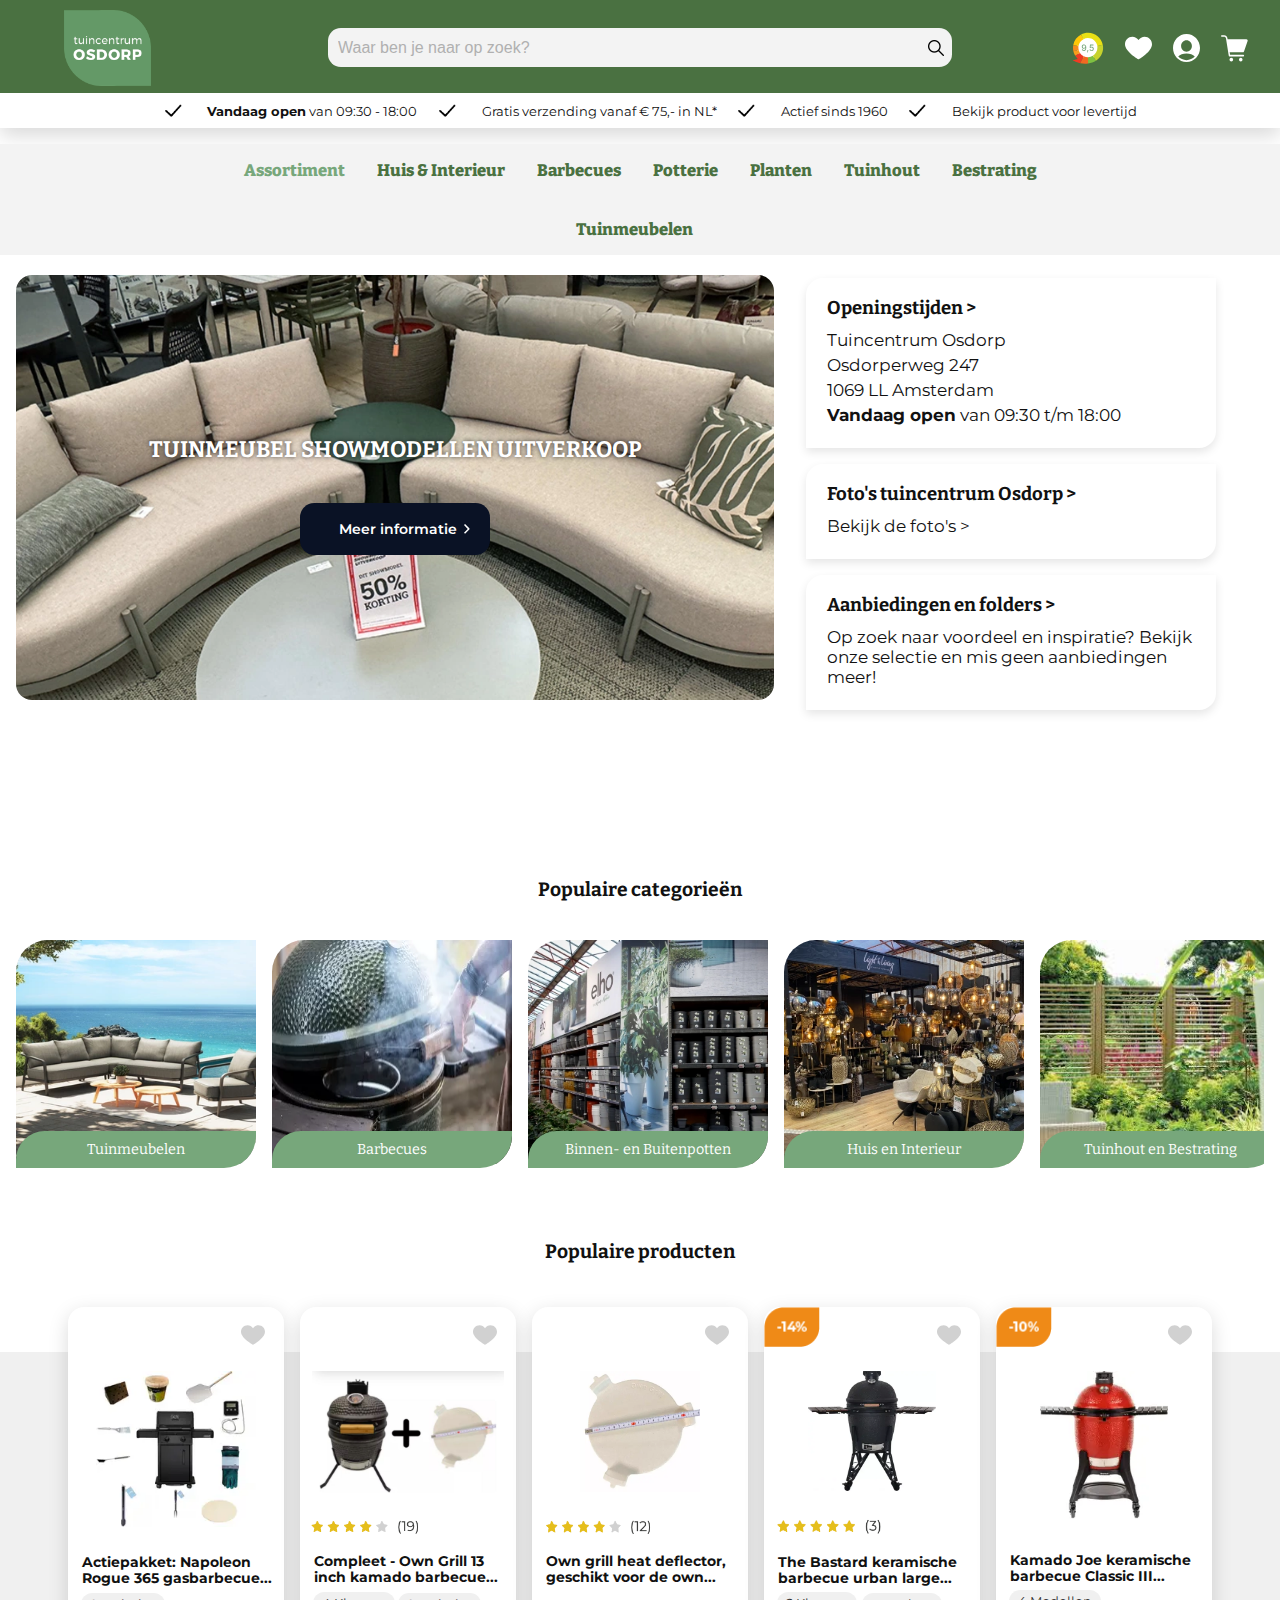
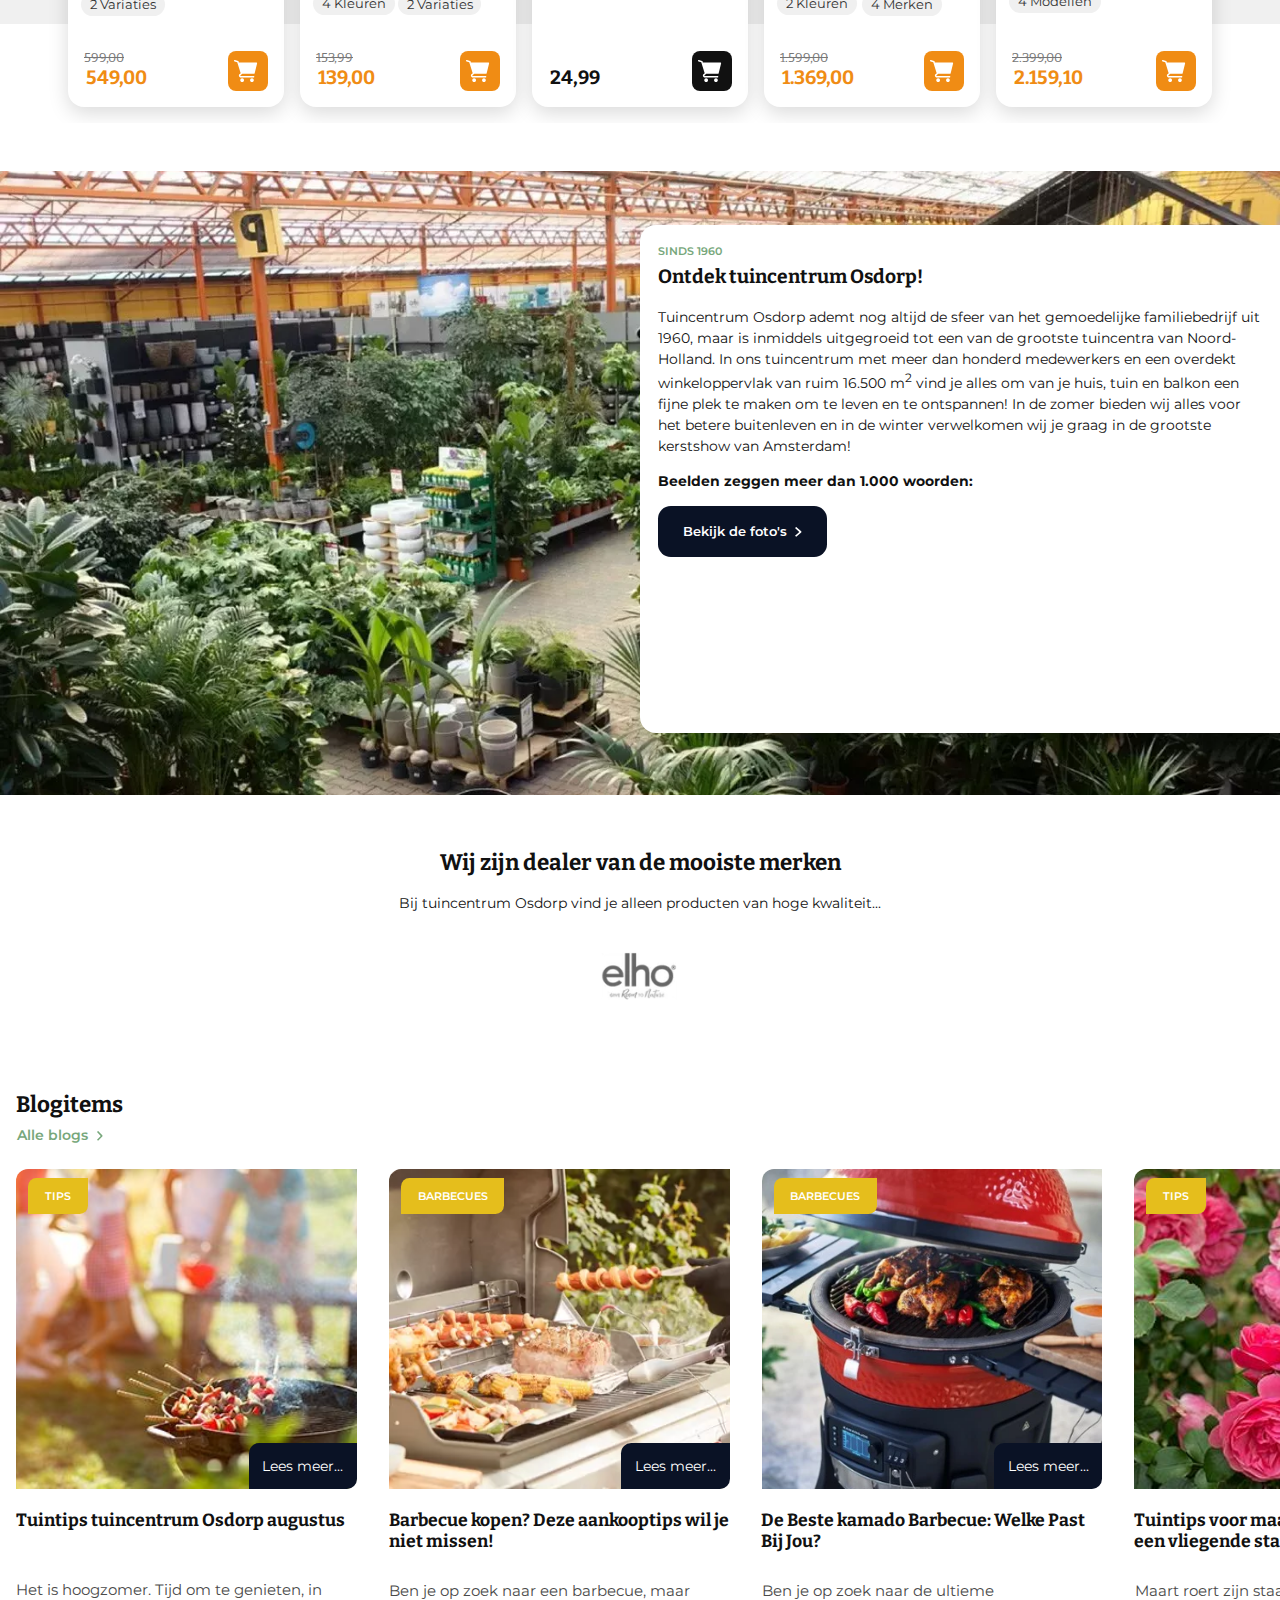
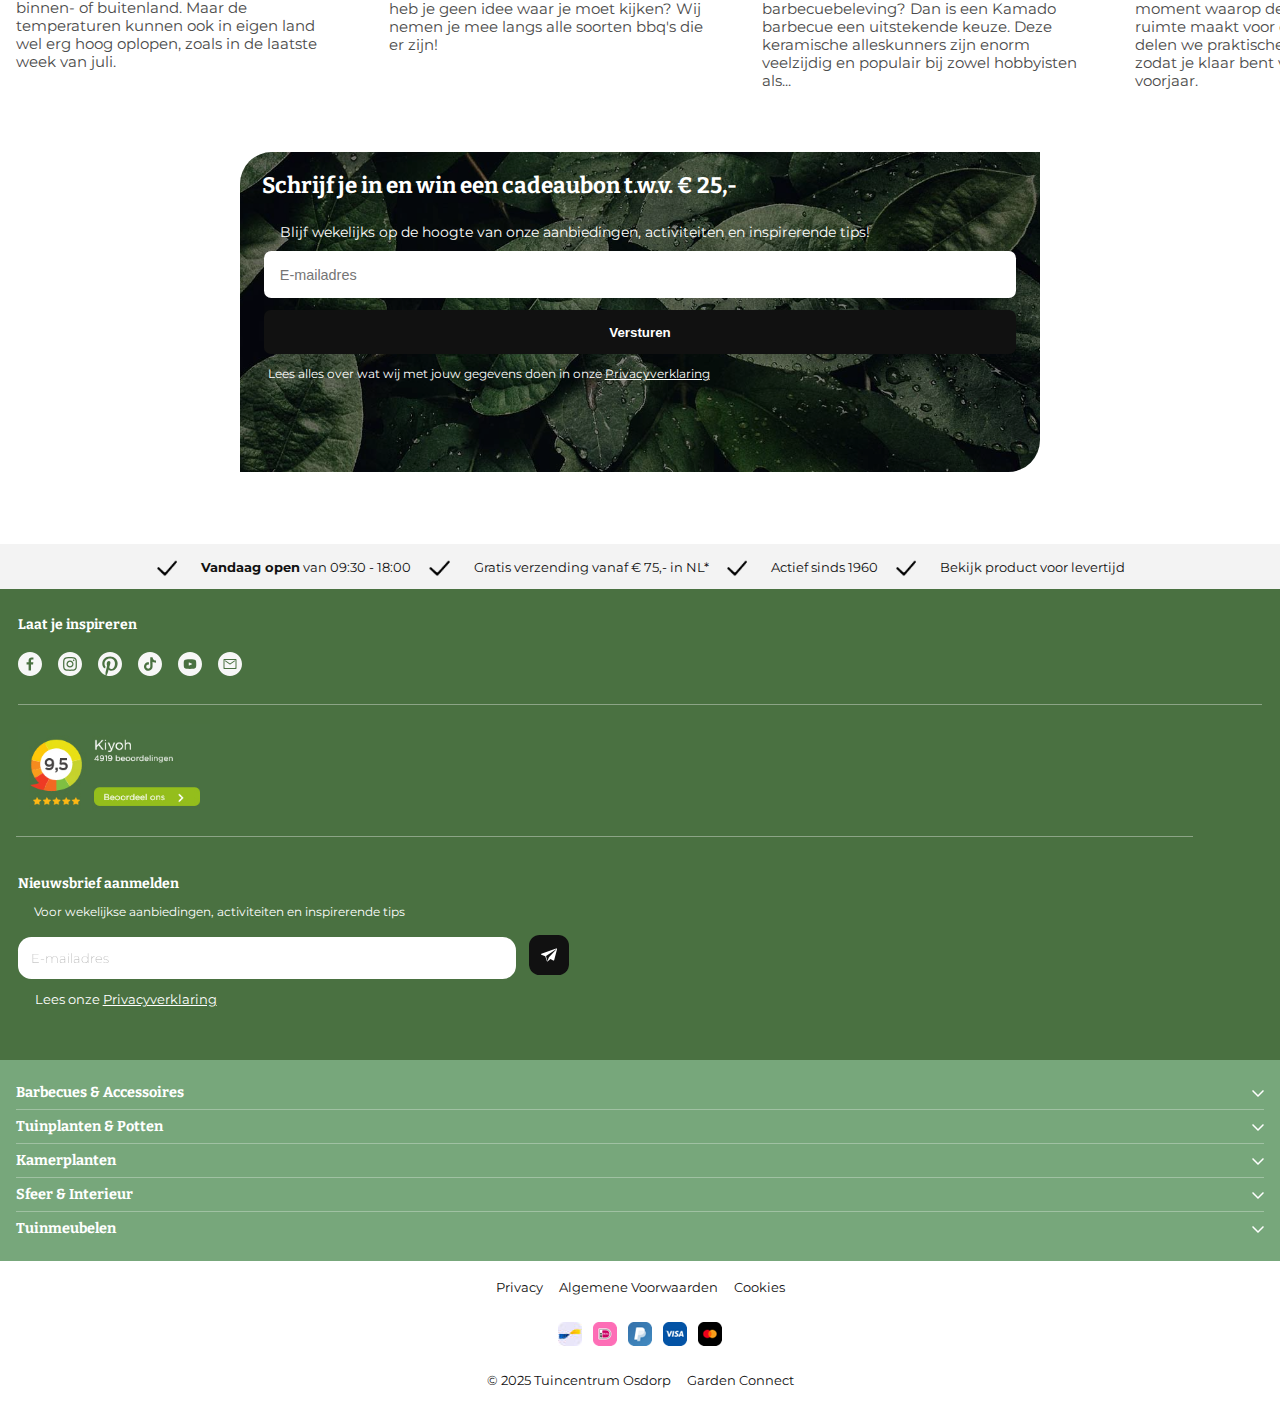
<file: index.html>
<!DOCTYPE html>
<html lang="nl">

<head>
	<meta charset="UTF-8">
	<meta name="author" content="jouw naam">
	<meta name="viewport" content="width=device-width, initial-scale=1">

	<title>Tuincentrum</title>

	<link href="https://fonts.googleapis.com/css2?family=Montserrat:wght@400;600&display=swap" rel="stylesheet">
	<link href="https://fonts.googleapis.com/css2?family=Bitter:wght@700&display=swap" rel="stylesheet">
	<link href="https://fonts.googleapis.com/css2?family=Montserrat:wght@700&display=swap" rel="stylesheet">
	<link href="styles/style.css" rel="stylesheet">
	<link rel="icon" type="image/svg+xml" href="images/Logo.png">
	<!-- Hiermee voeg ik een shortcut icon toe -->
</head>

<body class="index"> 
	<header>
		<nav>
			<a href="tuinmeubelen.html"><img src="images/Headermenu.svg" alt="Menu openen"></a>
			<a href="tuinmeubelen.html"><img src="images/Headerrating.svg" alt="Bekijk klantbeoordelingen"></a>
			<a href="tuinmeubelen.html"><img src="images/Logo.png" alt="Logo van Tuincentrum Osdorp"></a>
			<a href="tuinmeubelen.html"><img src="images/Hartjeheader.svg" alt="Bekijk favorieten"></a>
			<a href="tuinmeubelen.html"><img src="images/Profielheader.svg" alt="Ga naar je profiel"></a>
			<a href="tuinmeubelen.html"><img src="images/Winkelwagenheader.svg" alt="Bekijk winkelwagen"></a>
		</nav>

		<section>
			<input type="search" placeholder="Waar ben je naar op zoek?">
			<img src="images/Vergrootglas.png" alt="Zoekknop">
		</section>
	</header>

	<main>
		<nav>
			<img src="images/Kruis.svg" alt="Sluit menu">
			<ul>
				<li>Ons assortiment</li>
				<li><a href="tuinmeubelen.html">Huis & Interieur</a></li>
				<li><a href="tuinmeubelen.html">Barbecues</a></li>
				<li><a href="tuinmeubelen.html">Tuin & Buitenleven</a></li>
				<li><a href="tuinmeubelen.html">Binnen- & Buitenpotten</a></li>
				<li><a href="tuinmeubelen.html">Planten, Bollen & Zaden</a></li>
				<li><a href="tuinmeubelen.html">Mest, Grond & Bestrijding</a></li>
				<li><a href="tuinmeubelen.html">Balkon & Dakterras</a></li>
				<li><a href="tuinmeubelen.html">Dierbenodigdheden</a></li>
				<li><a href="tuinmeubelen.html">Cadeaukaarten</a></li>
				<li><a href="tuinmeubelen.html">Sale</a></li>
				<li><a href="tuinmeubelen.html">Winterartikelen</a></li>
				<li><a href="tuinmeubelen.html">Kerstdorp artikelen</a></li>
				<li><a href="tuinmeubelen.html">Kerstartikelen</a></li>
				<li>Ook handig:</li>
				<li><a href="tuinmeubelen.html">Tuincentrum</a></li>
				<li><a href="tuinmeubelen.html">Aanbiedingen & Folders</a></li>
				<li><a href="tuinmeubelen.html">Voordeelkaart & Spaarsysteem</a></li>
				<li><a href="tuinmeubelen.html">Leverings- & Verzendinformatie</a></li>
				<li><a href="tuinmeubelen.html">Levertijd controleren (alleen eigen transport)</a></li>
				<li><a href="tuinmeubelen.html">Veelgestelde vragen</a></li>
			</ul>
		</nav>


		<section>
			<img src="images/Vink.png" alt="Vinkje">
			<p><strong>Vandaag open</strong> van 09:30 - 18:00</p>

			<img src="images/Vink.png" alt="Vinkje">
			<p>Gratis verzending vanaf € 75,- in NL*</p>

			<img src="images/Vink.png" alt="Vinkje">
			<p>Actief sinds 1960</p>

			<img src="images/Vink.png" alt="Vinkje">
			<p>Bekijk product voor levertijd</p>
		</section>

		<nav>
			<a href="tuinmeubelen.html">
				<p>Assortiment</p>
			</a>

			<a href="tuinmeubelen.html">
				<img src="images/Huis.png" alt="Huis en interieur categorie">
				<p>Huis & Interieur</p>
			</a>

			<a href="tuinmeubelen.html">
				<img src="images/Barbecues.png" alt="Barbecues categorie">
				<p>Barbecues</p>
			</a>

			<a href="tuinmeubelen.html">
				<img src="images/Potterie.png" alt="Potterie categorie">
				<p>Potterie</p>
			</a>

			<a href="tuinmeubelen.html">
				<img src="images/Planten.png" alt="Planten categorie">
				<p>Planten</p>
			</a>

			<a href="tuinmeubelen.html">
				<img src="images/Tuinhout.png" alt="Tuinhout categorie">
				<p>Tuinhout</p>
			</a>

			<a href="tuinmeubelen.html">
				<img src="images/Bestrating.png" alt="Bestrating categorie">
				<p>Bestrating</p>
			</a>

			<a href="tuinmeubelen.html">
				<img src="images/Tuinmeubelen.png" alt="Tuinmeubelen categorie">
				<p>Tuinmeubelen</p>
			</a>
		</nav>

		<section>
			<img src="images/Homepagina2.webp" alt="Promotie van Gardena: bank in woonkamer met 50% korting">
			<div>
				<h1>Tuinmeubel showmodellen uitverkoop</h1>
				<a href="tuinmeubelen.html">
					<p>Meer informatie</p>
					<img src="images/Pijl.svg" alt="Pijl naar meer informatie">
				</a>
			</div>
		</section>

		<section>
			<a href="tuinmeubelen.html">
				<h2>Openingstijden ></h2>
				<p>Tuincentrum Osdorp</p>
				<p>Osdorperweg 247</p>
				<p>1069 LL Amsterdam</p>
				<p><strong>Vandaag open</strong> van 09:30 t/m 18:00</p>
			</a>
			<a href="tuinmeubelen.html">
				<h2>Foto's tuincentrum Osdorp ></h2>
				<p>Bekijk de foto's ></p>
			</a>
			<a href="tuinmeubelen.html">
				<h2>Aanbiedingen en folders ></h2>
				<p>Op zoek naar voordeel en inspiratie? Bekijk onze selectie en mis geen aanbiedingen meer!</p>
			</a>
		</section>


		<section>
			<h2>Populaire categorieën</h2>
			<ul>
				<li>
					<a href="tuinmeubelen.html">
						<img src="images/Tuinmeubelen.webp" alt="Tuinmeubelset op een terras">
						<p>Tuinmeubelen</p>
					</a>
				</li>

				<li>
					<a href="tuinmeubelen.html">
						<img src="images/Barbecues1.webp" alt="Barbecue in gebruik tijdens tuinfeest">
						<p>Barbecues</p>
					</a>
				</li>

				<li>
					<a href="tuinmeubelen.html">
						<img src="images/Binnenpotten.webp" alt="Binnen- en buitenpotten voor planten">
						<p>Binnen- en Buitenpotten</p>
					</a>
				</li>

				<li>
					<a href="tuinmeubelen.html">
						<img src="images/Huisinterieur.webp" alt="Woonkamer met meubels en decoratie">
						<p>Huis en Interieur</p>
					</a>
				</li>

				<li>
					<a href="tuinmeubelen.html">
						<img src="images/Tuinhout.jpeg" alt="Houten tuinconstructies en schutting">
						<p>Tuinhout en Bestrating</p>
					</a>
				</li>

				<li>
					<a href="tuinmeubelen.html">
						<img src="images/Bestrating.jpg" alt="Tegels voor tuinpad en terras">
						<p>Bestrating</p>
					</a>
				</li>

				<li>
					<a href="tuinmeubelen.html" class="meer-kaart">
						<p>Bekijk meer</p>
					</a>
				</li>
			</ul>
		</section>

		<section>
			<h2>Populaire producten</h2>
			<ul>
				<li>
					<img src="images/Actiepakket.webp" alt="Napoleon Rogue 365 gasbarbecue actiepakket">
					<h3>Actiepakket: Napoleon Rogue 365 gasbarbecue...</h3>
					<p>2 Variaties</p>

					<div>
						<p>599,00</p>
						<p>549,00</p>
					</div>

					<div><img src="images/Winkelwagen.svg" alt="Voeg product toe aan winkelwagen"></div>
					<img src="images/Hart-Actiepakket.svg" alt="Voeg product toe aan favorieten" class="hartje">
				</li>


				<li>
					<img src="images/Populair2.jpg" alt="Own Grill 13 inch kamado barbecue">
					<img src="images/Sterren1.png" alt="Beoordeling: 4 van 5 sterren">
					<h3>Compleet - Own Grill 13 inch kamado barbecue...</h3>
					<p>4 Kleuren</p>
					<p>2 Variaties</p>

					<div>
						<p>153,99</p>
						<p>139,00</p>
					</div>

					<div><img src="images/Winkelwagen.svg" alt="Voeg product toe aan winkelwagen"></div>
					<img src="images/Hart-Actiepakket.svg" alt="Voeg product toe aan favorieten" class="hartje">
				</li>

				<li>
					<img src="images/Populair3.webp" alt="Own Grill heat deflector accessoire">
					<img src="images/Sterren2.png" alt="Beoordeling: 4 van 5 sterren">
					<h3>Own grill heat deflector, geschikt voor de own...</h3>

					<div>
						<p>24,99</p>
					</div>
					<div><img src="images/Winkelwagen.svg" alt="Voeg product toe aan winkelwagen"></div>
					<img src="images/Hart-Actiepakket.svg" alt="Voeg product toe aan favorieten" class="hartje">
				</li>

				<li>
					<img src="images/Populair4.webp" alt="The Bastard keramische barbecue urban large">
					<img src="images/Sterren3.png" alt="Beoordeling: 5 van 5 sterren">
					<h3>The Bastard keramische barbecue urban large...</h3>
					<p>2 Kleuren</p>
					<p>4 Merken</p>

					<div>
						<p>1.599,00</p>
						<p>1.369,00</p>
					</div>

					<div><img src="images/Winkelwagen.svg" alt="Voeg product toe aan winkelwagen"></div>
					<img src="images/Hart-Actiepakket.svg" alt="Voeg product toe aan favorieten" class="hartje">
					<img src="images/Korting1.png" alt="Korting label">
				</li>

				<li>
					<img src="images/Populair5.webp" alt="Kamado Joe keramische barbecue Classic III">
					<h3>Kamado Joe keramische barbecue Classic III...</h3>
					<p>4 Modellen</p>

					<div>
						<p>2.399,00</p>
						<p>2.159,10</p>
					</div>

					<div><img src="images/Winkelwagen.svg" alt="Voeg product toe aan winkelwagen"></div>
					<img src="images/Hart-Actiepakket.svg" alt="Voeg product toe aan favorieten" class="hartje">
					<img src="images/Korting2.png" alt="Korting label">
				</li>
			</ul>
		</section>

		<section>
			<img src="images/Achtergrondfoto.webp" alt="Tuincentrum Osdorp achtergrondfoto">
			<div>
				<p>Sinds 1960</p>
				<h3>Ontdek tuincentrum Osdorp!</h3>
				<p>Tuincentrum Osdorp ademt nog altijd de sfeer van het gemoedelijke familiebedrijf uit 1960, maar is
					inmiddels uitgegroeid tot een van de grootste tuincentra van Noord-Holland. In ons tuincentrum met
					meer dan honderd medewerkers en een overdekt winkeloppervlak van ruim 16.500 m<sup>2</sup> vind je
					alles om van je huis, tuin en balkon een fijne plek te maken om te leven en te ontspannen! In de
					zomer bieden wij alles voor het betere buitenleven en in de winter verwelkomen wij je graag in de
					grootste kerstshow van Amsterdam!</p>
				<p><strong>Beelden zeggen meer dan 1.000 woorden:</strong></p>
				<a href="tuinmeubelen.html">
					<p>Bekijk de foto's</p>
					<img src="images/Pijl.svg" alt="Pijl naar fotopagina">
				</a>
			</div>
		</section>

		<section>
			<h2>Wij zijn dealer van de mooiste merken</h2>
			<p>Bij tuincentrum Osdorp vind je alleen producten van hoge kwaliteit...</p>

			<div class="slider">
				<div class="slider-afbeeldingen">
					<a href="tuinmeubelen.html"><img src="images/Merk1.webp" alt="Logo van Elho"></a>
					<a href="tuinmeubelen.html"><img src="images/Merk2.png" alt="Logo van Weber"></a>
					<a href="tuinmeubelen.html"><img src="images/Merk3.png" alt="Logo van Big Green Egg"></a>
					<a href="tuinmeubelen.html"><img src="images/Merk4.png" alt="Logo van Woodvision Tuinhout"></a>
					<a href="tuinmeubelen.html"><img src="images/Merk5.png" alt="Logo van Excluton"></a>
					<a href="tuinmeubelen.html"><img src="images/Merk6.png" alt="Logo van Hartman"></a>
					<a href="tuinmeubelen.html"><img src="images/Merk7.png" alt="Logo van Your Own Living"></a>
					<a href="tuinmeubelen.html"><img src="images/Merk8.png" alt="Logo van Gardena"></a>
					<a href="tuinmeubelen.html"><img src="images/Merk9.png" alt="Logo van Madison"></a>
					<a href="tuinmeubelen.html">
						<p>Alle merken</p>
					</a>
				</div>
			</div>
		</section>

		<section>
			<h2>Blogitems</h2>
			<a href="tuinmeubelen.html">Alle blogs <img src="images/Pijl2.svg" alt="Pijl naar alle blogs"></a>

			<div>
				<a href="tuinmeubelen.html">
					<article>
						<div>
							<img src="images/Blogitem1.jpg" alt="Tuintips voor augustus">
							<div>Tips</div>
							<div>Lees meer...</div>
						</div>
						<h3>Tuintips tuincentrum Osdorp augustus</h3>
						<p>Het is hoogzomer. Tijd om te genieten, in binnen- of buitenland. Maar de temperaturen kunnen
							ook in eigen land wel erg hoog oplopen, zoals in de laatste week van juli.</p>
					</article>
				</a>

				<a href="tuinmeubelen.html">
					<article>
						<div>
							<img src="images/Blogitem2.webp" alt="Barbecue aankooptips">
							<div>Barbecues</div>
							<div>Lees meer...</div>
						</div>
						<h3>Barbecue kopen? Deze aankooptips wil je niet missen!</h3>
						<p>Ben je op zoek naar een barbecue, maar heb je geen idee waar je moet kijken? Wij nemen je mee
							langs alle soorten bbq's die er zijn!</p>
					</article>
				</a>

				<a href="tuinmeubelen.html">
					<article>
						<div>
							<img src="images/Blogitem3.webp" alt="Kamado barbecue gids">
							<div>Barbecues</div>
							<div>Lees meer...</div>
						</div>
						<h3>De Beste kamado Barbecue: Welke Past Bij Jou?</h3>
						<p>Ben je op zoek naar de ultieme barbecuebeleving? Dan is een Kamado barbecue een uitstekende
							keuze. Deze keramische alleskunners zijn enorm veelzijdig en populair bij zowel hobbyisten
							als...</p>
					</article>
				</a>

				<a href="tuinmeubelen.html">
					<article>
						<div>
							<img src="images/Blogitem4.jpg" alt="Tuintips voor maart">
							<div>Tips</div>
							<div>Lees meer...</div>
						</div>
						<h3>Tuintips voor maart: zo geef je jouw tuin een vliegende start</h3>
						<p>Maart roert zijn staart en markeert het moment waarop de winter eindelijk ruimte maakt voor
							de lente. In dit blog delen we praktische tuintips voor maart zodat je klaar bent voor een
							bloeiend voorjaar.</p>
					</article>
				</a>
			</div>
		</section>

		<section>
			<img src="images/Winactie.jpg" alt="Winactie: schrijf je in en win een cadeaubon van 25 euro">
			<h3>Schrijf je in en win een cadeaubon t.w.v. € 25,-</h3>
			<p>Blijf wekelijks op de hoogte van onze aanbiedingen, activiteiten en inspirerende tips!</p>
			<form>
				<input type="email" placeholder="E-mailadres" required>
				<button type="submit">Versturen</button>
			</form>
			<p>Lees alles over wat wij met jouw gegevens doen in onze <a href="tuinmeubelen.html">Privacyverklaring</a>
			</p>
		</section>
	</main>

	<footer>
		<section>
			<img src="images/Vink.png" alt="Vinkje">
			<p><strong>Vandaag open</strong> van 09:30 - 18:00</p>

			<img src="images/Vink.png" alt="Vinkje">
			<p>Gratis verzending vanaf € 75,- in NL*</p>

			<img src="images/Vink.png" alt="Vinkje">
			<p>Actief sinds 1960</p>

			<img src="images/Vink.png" alt="Vinkje">
			<p>Bekijk product voor levertijd</p>
		</section>

		<section>
			<h4>Laat je inspireren</h4>
			<ul>
				<li><a href="tuinmeubelen.html"><img src="images/Facebook.svg" alt="Facebook-logo"></a></li>
				<li><a href="tuinmeubelen.html"><img src="images/Instagram.svg" alt="Instagram-logo"></a></li>
				<li><a href="tuinmeubelen.html"><img src="images/Pinterest.svg" alt="Pinterest-logo"></a></li>
				<li><a href="tuinmeubelen.html"><img src="images/Tiktok.svg" alt="TikTok-logo"></a></li>
				<li><a href="tuinmeubelen.html"><img src="images/Youtube.svg" alt="YouTube-logo"></a></li>
				<li><a href="tuinmeubelen.html"><img src="images/Mail.svg" alt="Mail-logo"></a></li>
			</ul>

			<a href="tuinmeubelen.html">
				<img src="images/Footer-rating.jpg" alt="Klantbeoordeling 9,5">
			</a>

			<h4>Nieuwsbrief aanmelden</h4>
			<p>Voor wekelijkse aanbiedingen, activiteiten en inspirerende tips</p>
			<form>
				<input type="email" placeholder="E-mailadres" required>
				<button type="submit">
					<img src="images/Vliegtuigje.svg" alt="Versturen-knop">
				</button>
			</form>

			<p>Lees onze <a href="tuinmeubelen.html">Privacyverklaring</a></p>
		</section>

		<section>
			<details>
				<summary>Barbecues & Accessoires <img src="images/Pijl-beneden.svg" alt="Uitklapbaar menu icoon">
				</summary>
				<ul>
					<li><a href="tuinmeubelen.html">Alle barbecues</a></li>
					<li><a href="tuinmeubelen.html">Keramische barbecues</a></li>
					<li><a href="tuinmeubelen.html">Gasbarbecues</a></li>
					<li><a href="tuinmeubelen.html">Barbecue accessoires</a></li>
					<li><a href="tuinmeubelen.html">Barbecue hoezen</a></li>
					<li><a href="tuinmeubelen.html">Barbecue roosters & -bakplaten</a></li>
				</ul>
			</details>

			<details>
				<summary>Tuinplanten & Potten <img src="images/Pijl-beneden.svg" alt="Uitklapbaar menu icoon">
				</summary>
				<ul>
					<li><a href="tuinmeubelen.html">Heesters & Struiken</a></li>
					<li><a href="tuinmeubelen.html">Vaste planten</a></li>
					<li><a href="tuinmeubelen.html">Klimplanten</a></li>
					<li><a href="tuinmeubelen.html">Uitleg tuinplanten oppotten</a></li>
					<li><a href="tuinmeubelen.html">Buitenpotten en plantenbakken</a></li>
					<li><a href="tuinmeubelen.html">Klimplanten voor je balkon</a></li>
				</ul>
			</details>

			<details>
				<summary>Kamerplanten <img src="images/Pijl-beneden.svg" alt="Uitklapbaar menu icoon"></summary>
				<ul>
					<li><a href="tuinmeubelen.html">Alle kamerplanten</a></li>
					<li><a href="tuinmeubelen.html">Grote groene kamerplanten</a></li>
					<li><a href="tuinmeubelen.html">Bloeiende kamerplanten</a></li>
					<li><a href="tuinmeubelen.html">Uitleg kamerplanten oppotten</a></li>
					<li><a href="tuinmeubelen.html">Binnenpotten en plantenbakken</a></li>
					<li><a href="tuinmeubelen.html">Kamerplanten in de volle zon</a></li>
				</ul>
			</details>

			<details>
				<summary>Sfeer & Interieur <img src="images/Pijl-beneden.svg" alt="Uitklapbaar menu icoon">
				</summary>
				<ul>
					<li><a href="tuinmeubelen.html">Alle sfeerartikelen</a></li>
					<li><a href="tuinmeubelen.html">Sier- & geurkaarsen</a></li>
					<li><a href="tuinmeubelen.html">Kandelaars</a></li>
					<li><a href="tuinmeubelen.html">Verlichting in huis</a></li>
					<li><a href="tuinmeubelen.html">Maison Berger Paris huisparfum</a></li>
					<li><a href="tuinmeubelen.html">Light & Living meubelen</a></li>
				</ul>
			</details>

			<details>
				<summary>Tuinmeubelen <img src="images/Pijl-beneden.svg" alt="Uitklapbaar menu icoon"></summary>
				<ul>
					<li><a href="tuinmeubelen.html">Alle tuinmeubelen</a></li>
					<li><a href="tuinmeubelen.html">Tuinstoelen</a></li>
					<li><a href="tuinmeubelen.html">Tuintafels</a></li>
					<li><a href="tuinmeubelen.html">Tuinmeubelhoezen</a></li>
					<li><a href="tuinmeubelen.html">Parasols</a></li>
					<li><a href="tuinmeubelen.html">Hartman tuinmeubelen</a></li>
				</ul>
			</details>
		</section>

		<section>
			<ul>
				<li><a href="tuinmeubelen.html">Privacy</a></li>
				<li><a href="tuinmeubelen.html">Algemene Voorwaarden</a></li>
				<li><a href="tuinmeubelen.html">Cookies</a></li>
			</ul>

			<div>
				<img src="images/Betaal1.jpg" alt="American Express betaalmethode">
				<img src="images/Betaal2.png" alt="IDEAL betaalmethode">
				<img src="images/Betaal3.png" alt="PayPal betaalmethode">
				<img src="images/Betaal4.png" alt="VISA betaalmethode">
				<img src="images/Betaal5.png" alt="Mastercard betaalmethode">
			</div>

			<ul>
				<li><a href="tuinmeubelen.html">© 2025 Tuincentrum Osdorp</a></li>
				<li><a href="tuinmeubelen.html">Garden Connect</a></li>
			</ul>
		</section>
	</footer>

	<script src="scripts/script.js"></script>
</body>

</main>
</body>

</html>
</file>
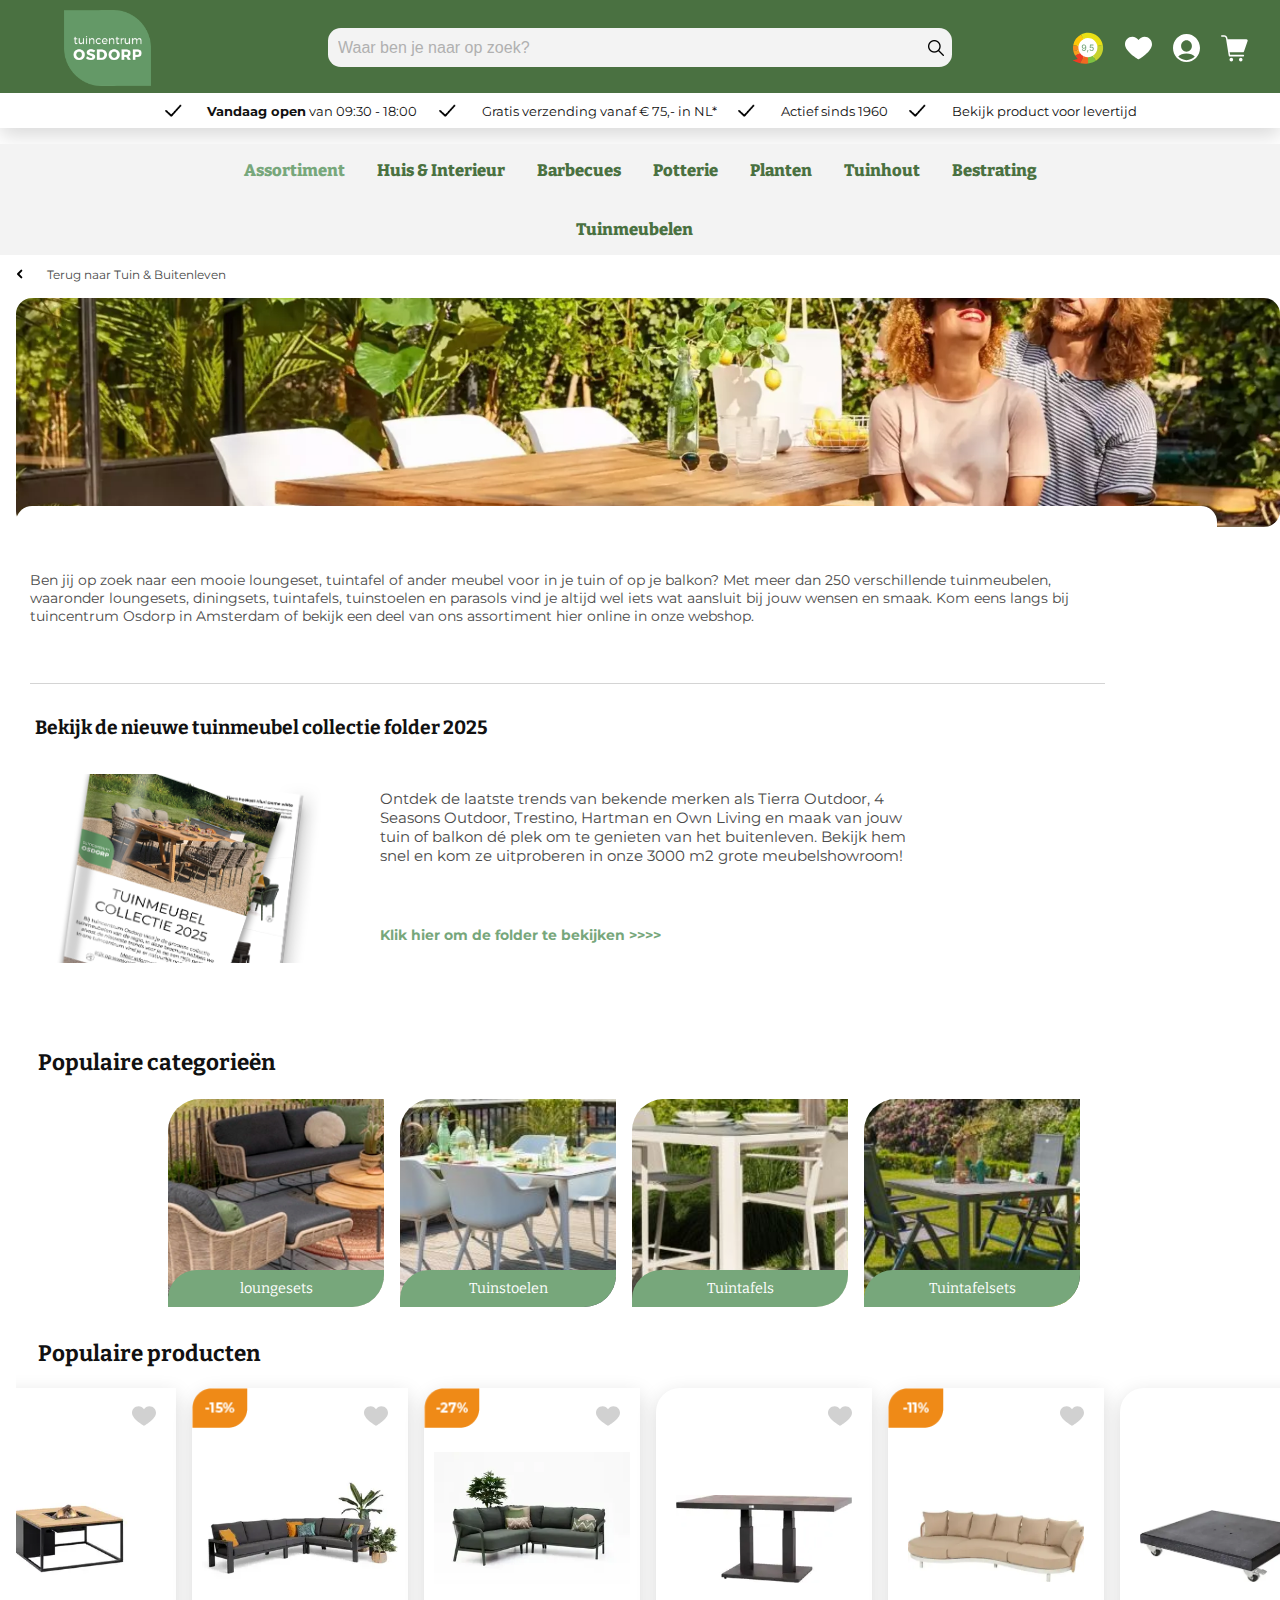
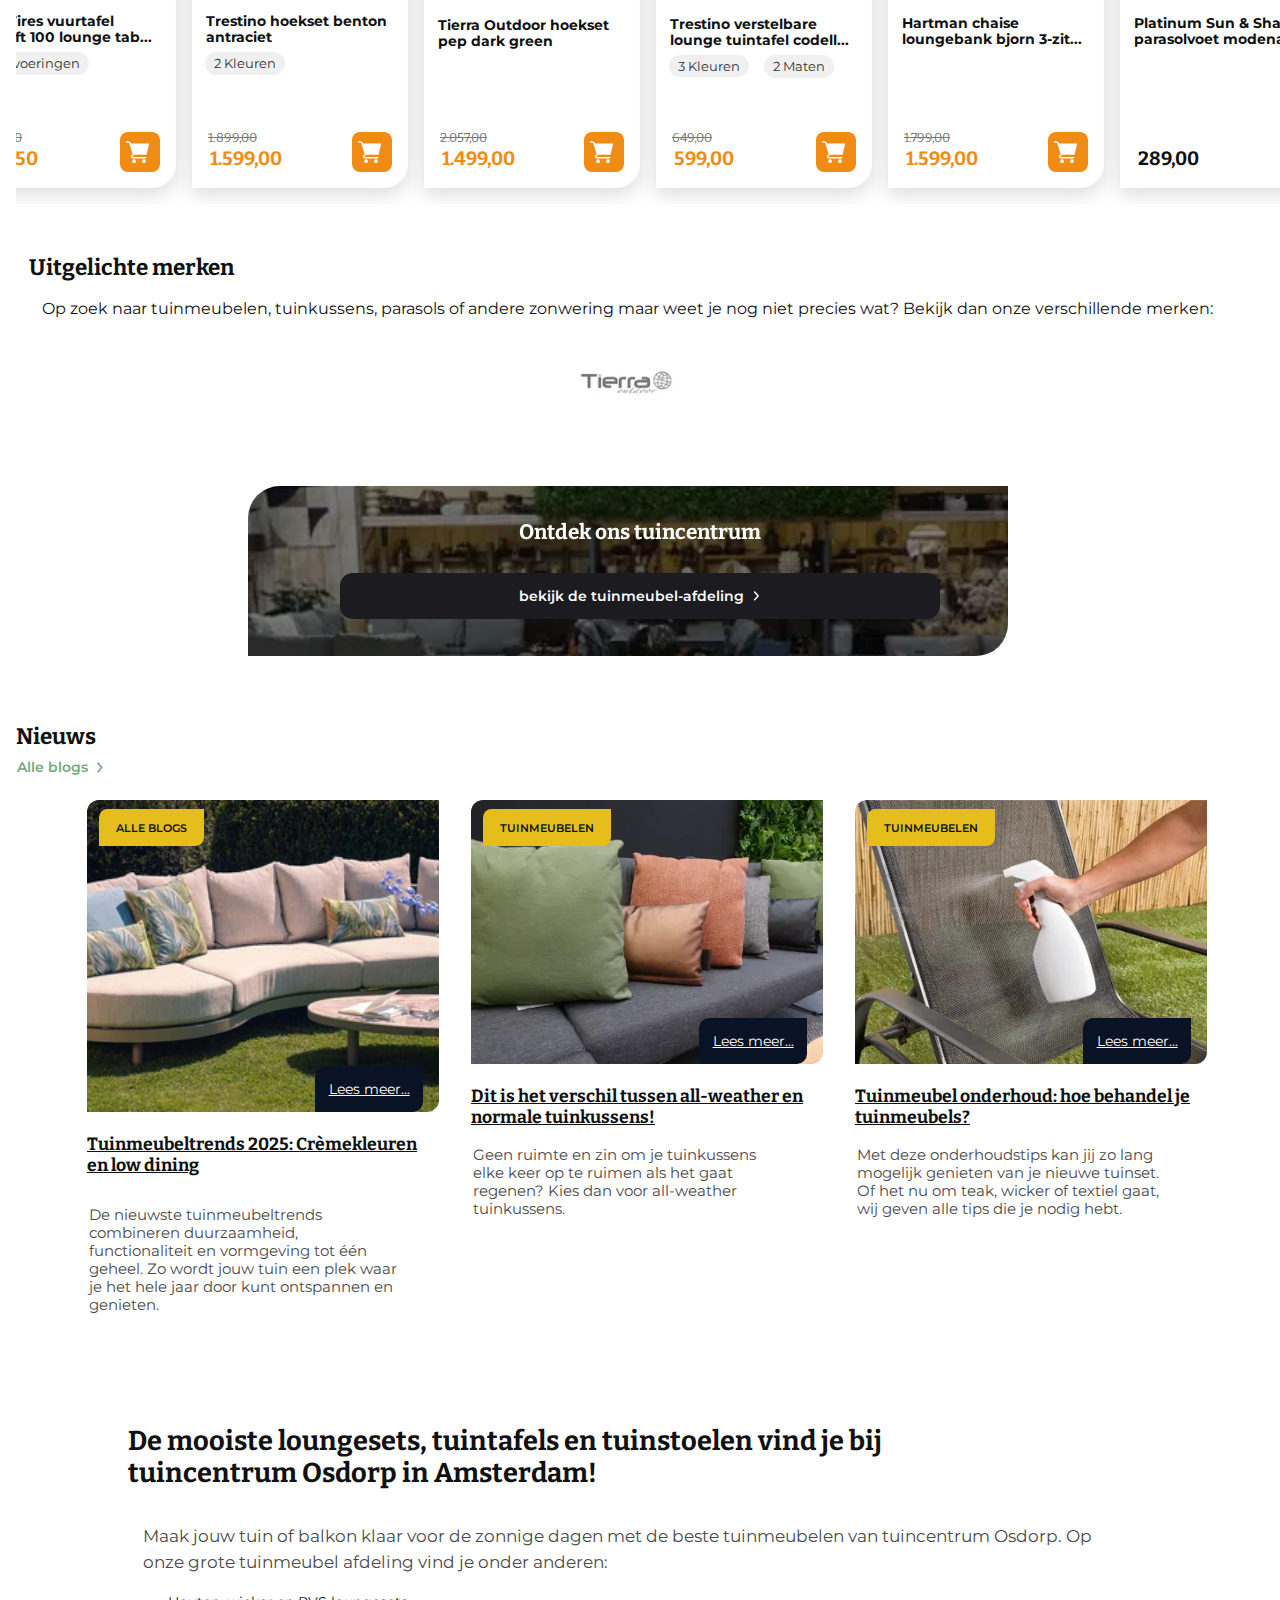
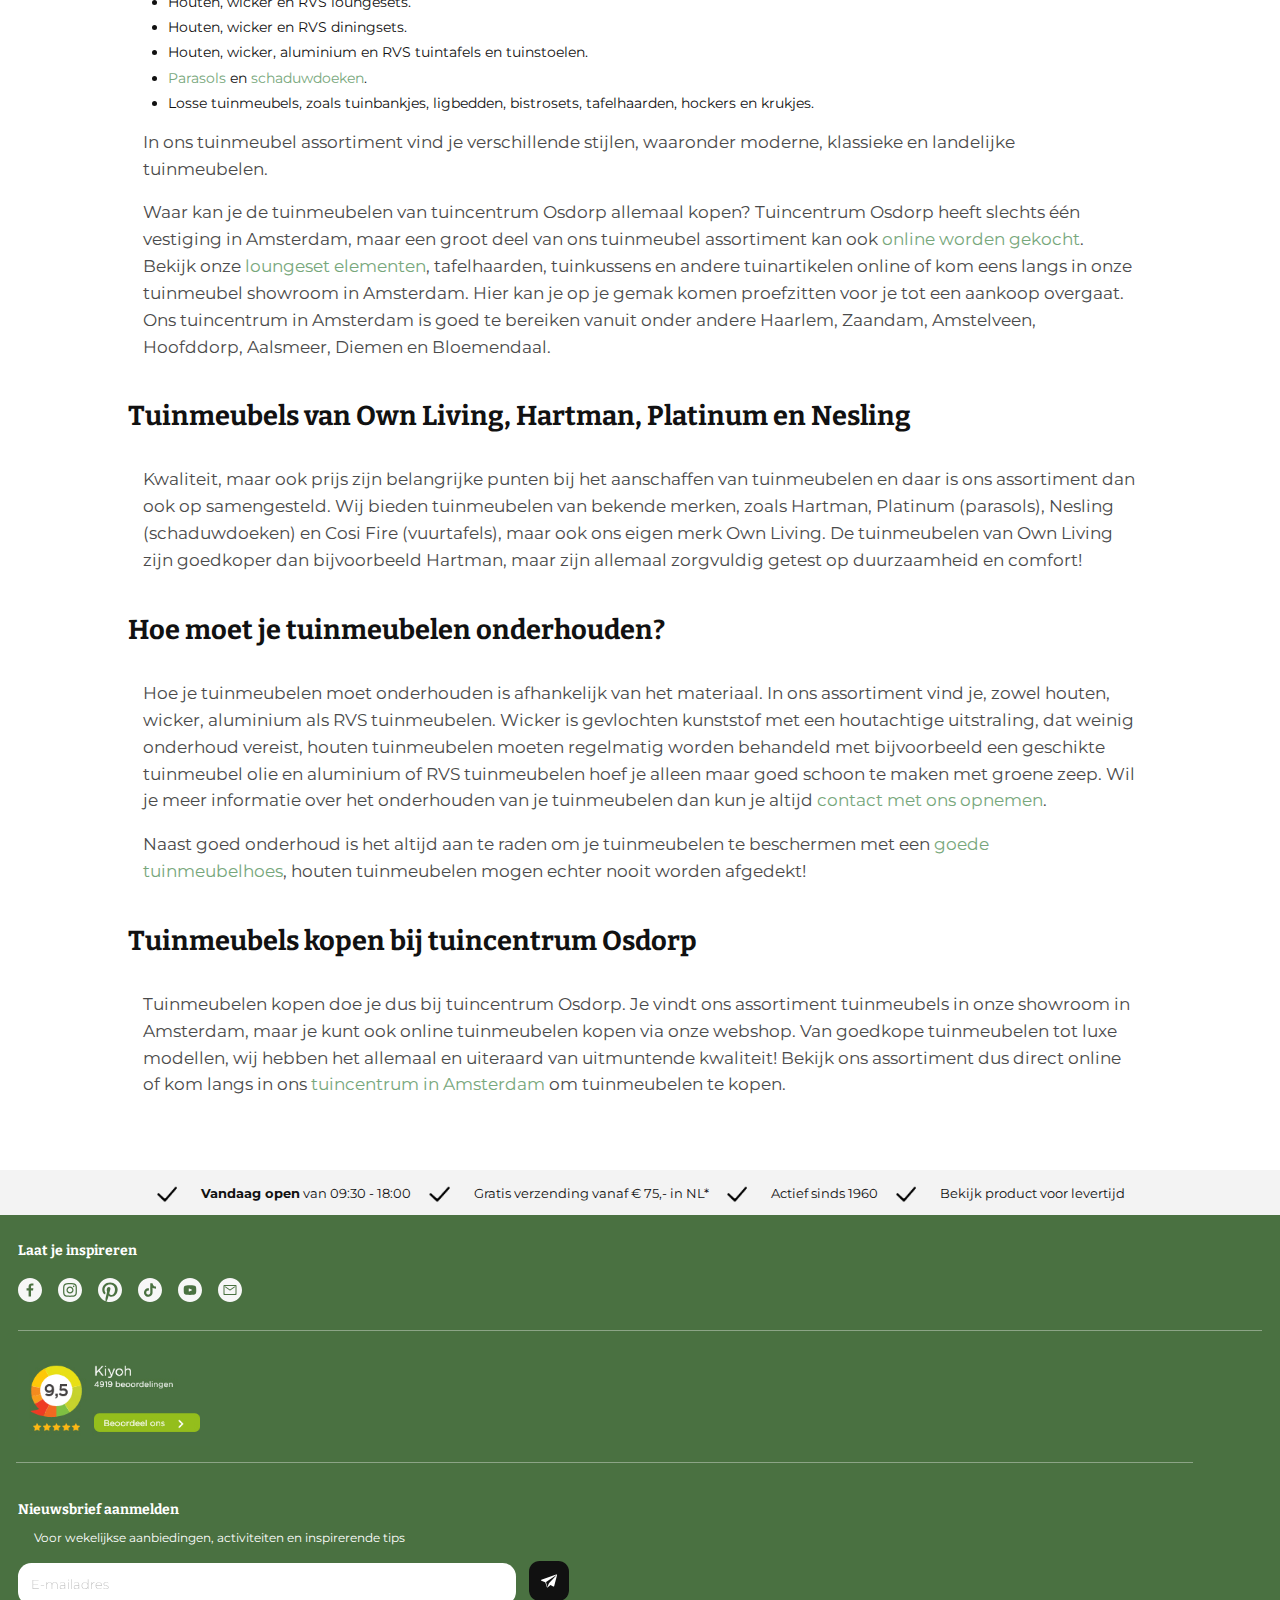
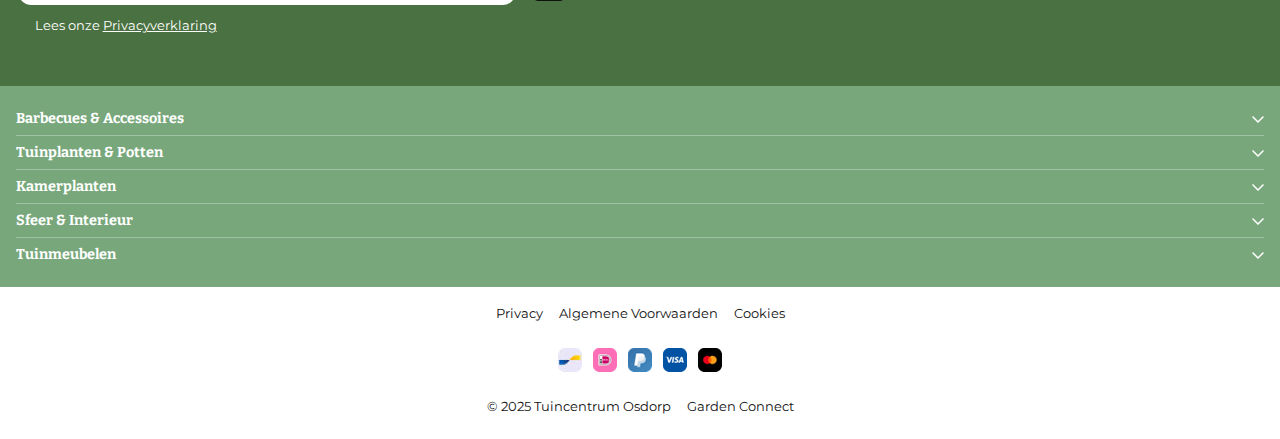
<file: tuinmeubelen.html>
<!DOCTYPE html>
<html lang="nl">

<head>
    <meta charset="UTF-8">
    <meta name="author" content="jouw naam">
    <meta name="viewport" content="width=device-width, initial-scale=1">

    <title>Tuincentrum</title>

    <link href="https://fonts.googleapis.com/css2?family=Montserrat:wght@400;600&display=swap" rel="stylesheet">
    <link href="https://fonts.googleapis.com/css2?family=Bitter:wght@700&display=swap" rel="stylesheet">
    <link href="https://fonts.googleapis.com/css2?family=Montserrat:wght@700&display=swap" rel="stylesheet">
    <link href="styles/style.css" rel="stylesheet">
    <link rel="icon" type="image/svg+xml" href="images/favicon.svg">
    <!-- Hiermee voeg ik een shortcut icon toe -->
</head>

<body class="tuinmeubelen">
    <header>
        <nav>
            <a href="index.html"><img src="images/Headermenu.svg" alt="Menu openen"></a>
            <a href="index.html"><img src="images/Headerrating.svg" alt="Bekijk klantbeoordelingen"></a>
            <a href="index.html"><img src="images/Logo.png" alt="Logo van Tuincentrum Osdorp"></a>
            <a href="index.html"><img src="images/Hartjeheader.svg" alt="Bekijk favorieten"></a>
            <a href="index.html"><img src="images/Profielheader.svg" alt="Ga naar je profiel"></a>
            <a href="index.html"><img src="images/Winkelwagenheader.svg" alt="Bekijk winkelwagen"></a>
        </nav>

        <section>
            <input type="search" placeholder="Waar ben je naar op zoek?">
            <img src="images/Vergrootglas.png" alt="Zoekknop">
        </section>


    </header>

    <main>
        <nav>
            <img src="images/Kruis.svg" alt="Sluit menu">
            <ul>
                <li>Ons assortiment</li>
                <li><a href="index.html">Huis & Interieur</a></li>
                <li><a href="index.html">Barbecues</a></li>
                <li><a href="index.html">Tuin & Buitenleven</a></li>
                <li><a href="index.html">Binnen- & Buitenpotten</a></li>
                <li><a href="index.html">Planten, Bollen & Zaden</a></li>
                <li><a href="index.html">Mest, Grond & Bestrijding</a></li>
                <li><a href="index.html">Balkon & Dakterras</a></li>
                <li><a href="index.html">Dierbenodigdheden</a></li>
                <li><a href="index.html">Cadeaukaarten</a></li>
                <li><a href="index.html">Sale</a></li>
                <li><a href="index.html">Winterartikelen</a></li>
                <li><a href="index.html">Kerstdorp artikelen</a></li>
                <li><a href="index.html">Kerstartikelen</a></li>
                <li>Ook handig:</li>
                <li><a href="index.html">Tuincentrum</a></li>
                <li><a href="index.html">Aanbiedingen & Folders</a></li>
                <li><a href="index.html">Voordeelkaart & Spaarsysteem</a></li>
                <li><a href="index.html">Leverings- & Verzendinformatie</a></li>
                <li><a href="index.html">Levertijd controleren (alleen eigen transport)</a></li>
                <li><a href="index.html">Veelgestelde vragen</a></li>
            </ul>
        </nav>

        <section>
            <img src="images/Vink.png" alt="Vinkje">
            <p><strong>Vandaag open</strong> van 09:30 - 18:00</p>

            <img src="images/Vink.png" alt="Vinkje">
            <p>Gratis verzending vanaf € 75,- in NL*</p>

            <img src="images/Vink.png" alt="Vinkje">
            <p>Actief sinds 1960</p>

            <img src="images/Vink.png" alt="Vinkje">
            <p>Bekijk product voor levertijd</p>
        </section>

        <nav>
            <a href="index.html">
                <p>Assortiment</p>
            </a>

            <a href="index.html">
                <img src="images/Huis.png" alt="Huis en interieur categorie">
                <p>Huis & Interieur</p>
            </a>

            <a href="index.html">
                <img src="images/Barbecues.png" alt="Barbecues categorie">
                <p>Barbecues</p>
            </a>

            <a href="index.html">
                <img src="images/Potterie.png" alt="Potterie categorie">
                <p>Potterie</p>
            </a>

            <a href="index.html">
                <img src="images/Planten.png" alt="Planten categorie">
                <p>Planten</p>
            </a>

            <a href="index.html">
                <img src="images/Tuinhout.png" alt="Tuinhout categorie">
                <p>Tuinhout</p>
            </a>

            <a href="index.html">
                <img src="images/Bestrating.png" alt="Bestrating categorie">
                <p>Bestrating</p>
            </a>

            <a href="index.html">
                <img src="images/Tuinmeubelen.png" alt="Tuinmeubelen categorie">
                <p>Tuinmeubelen</p>
            </a>
        </nav>

        <a href="index.html">
            <img src="images/Pijl-links.svg" alt="Pijl naar links">
            <p>Terug naar Tuin & Buitenleven</p>
        </a>

        <section>
            <img src="images/Tuinmeubelachtergrond.webp" alt="Foto als achtergrondillustratie">
            <h1>Tuinmeubelen</h1>
            <p>
                Ben jij op zoek naar een mooie loungeset, tuintafel of ander meubel voor in je tuin of op je balkon?
                Met meer dan 250 verschillende tuinmeubelen, waaronder loungesets, diningsets, tuintafels,
                tuinstoelen en parasols vind je altijd wel iets wat aansluit bij jouw wensen en smaak.
                Kom eens langs bij tuincentrum Osdorp in Amsterdam of bekijk een deel van ons assortiment hier
                online in onze webshop.
            </p>
        </section>

        <section>
            <h2>Bekijk de nieuwe tuinmeubel collectie folder 2025</h2>
            <img src="images/Tuinmeubelcollectie.png" alt="Foto van een boekje van Tuinmeubelcollectie">
            <p>
                Ontdek de laatste trends van bekende merken als Tierra Outdoor, 4 Seasons Outdoor, Trestino, Hartman en
                Own Living en maak van jouw tuin of balkon dé plek om te genieten van het buitenleven. Bekijk hem snel
                en kom ze uitproberen in onze 3000 m2 grote meubelshowroom!
            </p>
            <a href="">
                <p>Klik hier om de folder te bekijken >>>></p>
            </a>
        </section>

        <section>
            <h2>Populaire categorieën</h2>
            <ul>
                <li>
                    <a href="index.html">
                        <img src="images/Cat1.webp" alt="Foto van een loungeset">
                        <p>loungesets</p>
                    </a>
                </li>

                <li>
                    <a href="index.html">
                        <img src="images/Cat2.jpg" alt="Foto van witte tuinstoelen">
                        <p>Tuinstoelen</p>
                    </a>
                </li>

                <li>
                    <a href="index.html">
                        <img src="images/Cat3.jpg" alt="Foto van een tuintafel">
                        <p>Tuintafels</p>
                    </a>
                </li>

                <li>
                    <a href="index.html">
                        <img src="images/Cat4.jpg" alt="Foto van een tuintafelset">
                        <p>Tuintafelsets</p>
                    </a>
                </li>
            </ul>
        </section>

        <section>
            <h2>Populaire producten</h2>
            <ul>
                <li>
                    <img src="images/Pro1.webp" alt="Foto van een tafel">
                    <h3>Cosi Fires vuurtafel cosiloft 100 lounge tab...</h3>
                    <p>4 Uitvoeringen</p>

                    <div>
                        <p>1.199,00</p>
                        <p>599,50</p>
                    </div>

                    <div><img src="images/Winkelwagen.svg" alt="Voeg product toe aan winkelwagen"></div>
                    <img src="images/Hart-Actiepakket.svg" alt="Voeg product toe aan favorieten" class="hartje">
                    <img src="images/Tuinmeubelkorting1.png" alt="Korting label">
                </li>

                <li>
                    <img src="images/Pro2.webp" alt="Foto van een hoekset">
                    <h3>Trestino hoekset benton antraciet</h3>
                    <p>2 Kleuren</p>

                    <div>
                        <p>1.899,00</p>
                        <p>1.599,00</p>
                    </div>

                    <div><img src="images/Winkelwagen.svg" alt="Voeg product toe aan winkelwagen"></div>
                    <img src="images/Hart-Actiepakket.svg" alt="Voeg product toe aan favorieten" class="hartje">
                    <img src="images/Tuinmeubelkorting2.png" alt="Korting label">
                </li>

                <li>
                    <img src="images/Pro3.webp" alt="Foto van een hoekset">
                    <h3>Tierra Outdoor hoekset pep dark green</h3>

                    <div>
                        <p>2.057,00</p>
                        <p>1.499,00</p>
                    </div>

                    <div><img src="images/Winkelwagen.svg" alt="Voeg product toe aan winkelwagen"></div>
                    <img src="images/Hart-Actiepakket.svg" alt="Voeg product toe aan favorieten" class="hartje">
                    <img src="images/Tuinmeubelkorting3.png" alt="Korting label">
                </li>

                <li>
                    <img src="images/Pro4.webp" alt="Foto van een verstelbare lounge tuintafel">
                    <h3>Trestino verstelbare lounge tuintafel codell...</h3>
                    <p>3 Kleuren</p>
                    <p>2 Maten</p>

                    <div>
                        <p>649,00</p>
                        <p>599,00</p>
                    </div>

                    <div><img src="images/Winkelwagen.svg" alt="Voeg product toe aan winkelwagen"></div>
                    <img src="images/Hart-Actiepakket.svg" alt="Voeg product toe aan favorieten" class="hartje">
                </li>

                <li>
                    <img src="images/Pro5.webp" alt="Foto van een loungebank">
                    <h3>Hartman chaise loungebank bjorn 3-zit...</h3>

                    <div>
                        <p>1.799,00</p>
                        <p>1.599,00</p>
                    </div>

                    <div><img src="images/Winkelwagen.svg" alt="Voeg product toe aan winkelwagen"></div>
                    <img src="images/Hart-Actiepakket.svg" alt="Voeg product toe aan favorieten" class="hartje">
                    <img src="images/Tuinmeubelkorting4.png" alt="Korting label">
                </li>

                <li>
                    <img src="images/Pro6.webp" alt="Foto van een platinum parasolvoet">
                    <h3>Platinum Sun & Shade parasolvoet modena...</h3>

                    <div>
                        <p>289,00</p>
                    </div>

                    <div><img src="images/Winkelwagen.svg" alt="Voeg product toe aan winkelwagen"></div>
                    <img src="images/Hart-Actiepakket.svg" alt="Voeg product toe aan favorieten" class="hartje">
                </li>
            </ul>
        </section>



        <section>
            <h2>Uitgelichte merken</h2>
            <p>
                Op zoek naar tuinmeubelen, tuinkussens, parasols of andere zonwering maar weet je nog niet precies wat?
                Bekijk dan onze verschillende merken:
            </p>

            <div class="slider2">
                <div class="slider-afbeeldingen2">
                    <a href="index.html"><img src="images/Merk2-1.webp" alt="Logo van Tierra"></a>
                    <a href="index.html"><img src="images/Merk2-2.webp" alt="Logo van 4 Seasons Outdoor"></a>
                    <a href="index.html"><img src="images/Merk2-3.png" alt="Logo van Trestino"></a>
                    <a href="index.html"><img src="images/Merk2-4.png" alt="Logo van Hartman"></a>
                    <a href="index.html"><img src="images/Merk2-5.png" alt="Logo van Your Own Living"></a>
                    <a href="index.html"><img src="images/Merk2-6.png" alt="Logo van Platinum"></a>
                    <a href="index.html"><img src="images/Merk2-7.png" alt="Logo van Madison"></a>
                    <a href="index.html"><img src="images/Merk2-8.png" alt="Logo van AeroCover"></a>
                    <a href="index.html"><img src="images/Merk2-9.webp" alt="Logo van NARDI"></a>
                    <a href="index.html"><img src="images/Merk2-10.png" alt="Logo van Nesling"></a>
                </div>
            </div>
        </section>



        <section>
            <img src="images/Ontdek1.webp" alt="Achtergrondfoto binnenplaats met Tierra logo groot">
            <h3>Ontdek ons tuincentrum</h3>
            <a href="index.html">
                <p>bekijk de tuinmeubel-afdeling</p>
                <img src="images/Pijl.svg" alt="Pijl naar meer informatie">
            </a>
        </section>



        <section>
            <h2>Nieuws</h2>
            <a href="index.html">Alle blogs <img src="images/Pijl2.svg" alt="Pijl naar alle blogs"></a>

            <div>
                <a href="index.html">
                    <article>
                        <div>
                            <img src="images/Nieuws1.webp" alt="Tuintips voor augustus">
                            <div>Alle Blogs</div>
                            <div>Lees meer...</div>
                        </div>
                        <h3>Tuinmeubeltrends 2025: Crèmekleuren en low dining</h3>
                        <p>De nieuwste tuinmeubeltrends combineren duurzaamheid, functionaliteit en vormgeving tot één
                            geheel. Zo wordt jouw tuin een plek waar je het hele jaar door kunt ontspannen en genieten.
                        </p>
                    </article>
                </a>

                <a href="index.html">
                    <article>
                        <div>
                            <img src="images/Nieuws2.webp" alt="Barbecue aankooptips">
                            <div>Tuinmeubelen</div>
                            <div>Lees meer...</div>
                        </div>
                        <h3>Dit is het verschil tussen all-weather en normale tuinkussens!</h3>
                        <p>Geen ruimte en zin om je tuinkussens elke keer op te ruimen als het gaat regenen? Kies dan
                            voor all-weather tuinkussens.</p>
                    </article>
                </a>

                <a href="index.html">
                    <article>
                        <div>
                            <img src="images/Nieuws3.webp" alt="Kamado barbecue gids">
                            <div>Tuinmeubelen</div>
                            <div>Lees meer...</div>
                        </div>
                        <h3>Tuinmeubel onderhoud: hoe behandel je tuinmeubels?</h3>
                        <p>Met deze onderhoudstips kan jij zo lang mogelijk genieten van je nieuwe tuinset. Of het nu om
                            teak, wicker of textiel gaat, wij geven alle tips die je nodig hebt.</p>
                    </article>
                </a>
            </div>
        </section>




        <section>
            <h2>De mooiste loungesets, tuintafels en tuinstoelen vind je bij tuincentrum Osdorp in Amsterdam!</h2>

            <p>
                Maak jouw tuin of balkon klaar voor de zonnige dagen met de beste tuinmeubelen van tuincentrum Osdorp.
                Op onze grote tuinmeubel afdeling vind je onder anderen:
            </p>

            <ul>
                <li>Houten, wicker en RVS loungesets.</li>
                <li>Houten, wicker en RVS diningsets.</li>
                <li>Houten, wicker, aluminium en RVS tuintafels en tuinstoelen.</li>
                <li><a href="index.html">Parasols</a> en <a href="index.html">schaduwdoeken</a>.</li>
                <li>Losse tuinmeubels, zoals tuinbankjes, ligbedden, bistrosets, tafelhaarden, hockers en krukjes.</li>
            </ul>

            <p>
                In ons tuinmeubel assortiment vind je verschillende stijlen, waaronder moderne, klassieke en landelijke
                tuinmeubelen.
            </p>

            <p>
                Waar kan je de tuinmeubelen van tuincentrum Osdorp allemaal kopen? Tuincentrum Osdorp heeft slechts één
                vestiging in Amsterdam,
                maar een groot deel van ons tuinmeubel assortiment kan ook <a href="index.html">online worden
                    gekocht</a>.
                Bekijk onze <a href="index.html">loungeset elementen</a>, tafelhaarden, tuinkussens en andere
                tuinartikelen
                online of
                kom eens langs in onze
                tuinmeubel showroom in Amsterdam. Hier kan je op je gemak komen proefzitten voor je tot een aankoop
                overgaat.
                Ons tuincentrum in Amsterdam is goed te bereiken vanuit onder andere Haarlem, Zaandam, Amstelveen,
                Hoofddorp, Aalsmeer, Diemen en Bloemendaal.
            </p>
        </section>

        <section>
            <h2>Tuinmeubels van Own Living, Hartman, Platinum en Nesling</h2>
            <p>
                Kwaliteit, maar ook prijs zijn belangrijke punten bij het aanschaffen van tuinmeubelen en daar is ons
                assortiment dan ook op samengesteld.
                Wij bieden tuinmeubelen van bekende merken, zoals Hartman, Platinum (parasols), Nesling (schaduwdoeken)
                en Cosi Fire (vuurtafels),
                maar ook ons eigen merk Own Living. De tuinmeubelen van Own Living zijn goedkoper dan bijvoorbeeld
                Hartman,
                maar zijn allemaal zorgvuldig getest op duurzaamheid en comfort!
            </p>
        </section>


        <section>
            <h2>Hoe moet je tuinmeubelen onderhouden?</h2>
            <p>
                Hoe je tuinmeubelen moet onderhouden is afhankelijk van het materiaal. In ons assortiment vind je,
                zowel houten, wicker, aluminium als RVS tuinmeubelen. Wicker is gevlochten kunststof met een houtachtige
                uitstraling,
                dat weinig onderhoud vereist, houten tuinmeubelen moeten regelmatig worden behandeld met bijvoorbeeld
                een geschikte tuinmeubel olie
                en aluminium of RVS tuinmeubelen hoef je alleen maar goed schoon te maken met groene zeep.
                Wil je meer informatie over het onderhouden van je tuinmeubelen dan kun je altijd
                <a href="index.html">contact met ons opnemen</a>.
            </p>

            <p>
                Naast goed onderhoud is het altijd aan te raden om je tuinmeubelen te beschermen met een
                <a href="index.html">goede tuinmeubelhoes</a>, houten tuinmeubelen mogen echter nooit worden afgedekt!
            </p>
        </section>

        <section>
            <h2>Tuinmeubels kopen bij tuincentrum Osdorp</h2>
            <p>Tuinmeubelen kopen doe je dus bij tuincentrum Osdorp. Je vindt ons assortiment tuinmeubels in onze
                showroom in Amsterdam, maar je kunt ook online tuinmeubelen kopen via onze webshop. Van goedkope
                tuinmeubelen tot luxe modellen, wij hebben het allemaal en uiteraard van uitmuntende kwaliteit! Bekijk
                ons assortiment dus direct online of kom langs in ons <a href="index.html">tuincentrum in Amsterdam</a>
                om
                tuinmeubelen te kopen.
            </p>
        </section>
    </main>

    <footer>
        <section>
            <img src="images/Vink.png" alt="Vinkje">
            <p><strong>Vandaag open</strong> van 09:30 - 18:00</p>

            <img src="images/Vink.png" alt="Vinkje">
            <p>Gratis verzending vanaf € 75,- in NL*</p>

            <img src="images/Vink.png" alt="Vinkje">
            <p>Actief sinds 1960</p>

            <img src="images/Vink.png" alt="Vinkje">
            <p>Bekijk product voor levertijd</p>
        </section>

        <section>
            <h4>Laat je inspireren</h4>
            <ul>
                <li><a href="index.html"><img src="images/Facebook.svg" alt="Facebook-logo"></a></li>
                <li><a href="index.html"><img src="images/Instagram.svg" alt="Instagram-logo"></a></li>
                <li><a href="index.html"><img src="images/Pinterest.svg" alt="Pinterest-logo"></a></li>
                <li><a href="index.html"><img src="images/Tiktok.svg" alt="TikTok-logo"></a></li>
                <li><a href="index.html"><img src="images/Youtube.svg" alt="YouTube-logo"></a></li>
                <li><a href="index.html"><img src="images/Mail.svg" alt="Mail-logo"></a></li>
            </ul>

            <a href="index.html">
                <img src="images/Footer-rating.jpg" alt="Klantbeoordeling 9,5">
            </a>

            <h4>Nieuwsbrief aanmelden</h4>
            <p>Voor wekelijkse aanbiedingen, activiteiten en inspirerende tips</p>
            <form>
                <input type="email" placeholder="E-mailadres" required>
                <button type="submit">
                    <img src="images/Vliegtuigje.svg" alt="Versturen-knop">
                </button>
            </form>

            <p>Lees onze <a href="index.html">Privacyverklaring</a></p>
        </section>

        <section>
            <details>
                <summary>Barbecues & Accessoires <img src="images/Pijl-beneden.svg" alt="Uitklapbaar menu icoon">
                </summary>
                <ul>
                    <li><a href="index.html">Alle barbecues</a></li>
                    <li><a href="index.html">Keramische barbecues</a></li>
                    <li><a href="index.html">Gasbarbecues</a></li>
                    <li><a href="index.html">Barbecue accessoires</a></li>
                    <li><a href="index.html">Barbecue hoezen</a></li>
                    <li><a href="index.html">Barbecue roosters & -bakplaten</a></li>
                </ul>
            </details>

            <details>
                <summary>Tuinplanten & Potten <img src="images/Pijl-beneden.svg" alt="Uitklapbaar menu icoon"></summary>
                <ul>
                    <li><a href="index.html">Heesters & Struiken</a></li>
                    <li><a href="index.html">Vaste planten</a></li>
                    <li><a href="index.html">Klimplanten</a></li>
                    <li><a href="index.html">Uitleg tuinplanten oppotten</a></li>
                    <li><a href="index.html">Buitenpotten en plantenbakken</a></li>
                    <li><a href="index.html">Klimplanten voor je balkon</a></li>
                </ul>
            </details>

            <details>
                <summary>Kamerplanten <img src="images/Pijl-beneden.svg" alt="Uitklapbaar menu icoon"></summary>
                <ul>
                    <li><a href="index.html">Alle kamerplanten</a></li>
                    <li><a href="index.html">Grote groene kamerplanten</a></li>
                    <li><a href="index.html">Bloeiende kamerplanten</a></li>
                    <li><a href="index.html">Uitleg kamerplanten oppotten</a></li>
                    <li><a href="index.html">Binnenpotten en plantenbakken</a></li>
                    <li><a href="index.html">Kamerplanten in de volle zon</a></li>
                </ul>
            </details>

            <details>
                <summary>Sfeer & Interieur <img src="images/Pijl-beneden.svg" alt="Uitklapbaar menu icoon"></summary>
                <ul>
                    <li><a href="index.html">Alle sfeerartikelen</a></li>
                    <li><a href="index.html">Sier- & geurkaarsen</a></li>
                    <li><a href="index.html">Kandelaars</a></li>
                    <li><a href="index.html">Verlichting in huis</a></li>
                    <li><a href="index.html">Maison Berger Paris huisparfum</a></li>
                    <li><a href="index.html">Light & Living meubelen</a></li>
                </ul>
            </details>

            <details>
                <summary>Tuinmeubelen <img src="images/Pijl-beneden.svg" alt="Uitklapbaar menu icoon"></summary>
                <ul>
                    <li><a href="index.html">Alle tuinmeubelen</a></li>
                    <li><a href="index.html">Tuinstoelen</a></li>
                    <li><a href="index.html">Tuintafels</a></li>
                    <li><a href="index.html">Tuinmeubelhoezen</a></li>
                    <li><a href="index.html">Parasols</a></li>
                    <li><a href="index.html">Hartman tuinmeubelen</a></li>
                </ul>
            </details>
        </section>

        <section>
            <ul>
                <li><a href="index.html">Privacy</a></li>
                <li><a href="index.html">Algemene Voorwaarden</a></li>
                <li><a href="index.html">Cookies</a></li>
            </ul>

            <div>
                <img src="images/Betaal1.jpg" alt="American Express betaalmethode">
                <img src="images/Betaal2.png" alt="IDEAL betaalmethode">
                <img src="images/Betaal3.png" alt="PayPal betaalmethode">
                <img src="images/Betaal4.png" alt="VISA betaalmethode">
                <img src="images/Betaal5.png" alt="Mastercard betaalmethode">
            </div>

            <ul>
                <li><a href="index.html">© 2025 Tuincentrum Osdorp</a></li>
                <li><a href="index.html">Garden Connect</a></li>
            </ul>
        </section>
    </footer>

    <script src="scripts/script.js"></script>
</body>

</html>
</file>
<file: styles/style.css>
/**************/
/* CSS REMEDY */
/**************/
*,
*::after,
*::before {
	box-sizing: border-box;
}

/*********************/
/* CUSTOM PROPERTIES */
/*********************/
/* Vaste kleuren voor light en darkmode */
:root {
	--TuincentrumDonkergroen: rgb(74, 113, 65);
	--TuincentrumDonkergroen1: rgb(74, 113, 65);
	--TuincentrumDonkergroen2: rgb(74, 113, 65);
	--TuincentrumLichtgroen: #77a77b;
	--TuincentrumAchtergrond: #ffffff;
	--TuincentrumAchtergrond1: #ffffff;
	--TuincentrumAchtergrond3: #ffffff;
	--TuincentrumZwart: #111;
	--TuincentrumZwart1: #111;
	--TuincentrumGrijsLicht: #f3f3f3;
	--TuincentrumGrijs: #f0f0f0;
	--TuincentrumOranje: #f08c14;
	--TuincentrumGeel: #e5be1c;
	--TuincentrumBlauw: rgb(10, 18, 37);
	--TuincentrumBlog-grijs: #4a4a4a;
}

@media (prefers-color-scheme: dark) {
	:root {
		--TuincentrumAchtergrond: #3e3e3e;
		--TuincentrumAchtergrond3: #595959;
		--TuincentrumDonkergroen: rgb(29, 29, 29);
		--TuincentrumDonkergroen1: rgb(74, 113, 65);
		--TuincentrumDonkergroen2: rgb(205, 205, 205);
		--TuincentrumZwart: #ffffff;
		--TuincentrumBlog-grijs: #cdcdcd;
		--TuincentrumGrijsLicht: #dddddd;
		--TuincentrumBlauw: rgb(0, 0, 0);
		--TuincentrumAchtergrond1: #ffffff;
		--TuincentrumZwart1: #111;
	}
}

/****************/
/* JOUW STYLING */
/****************/

body {
	margin: 0;
	font-family: 'Montserrat', sans-serif;
	color: var(--TuincentrumZwart);
	background-color: var(--TuincentrumAchtergrond);
}

header {
	position: sticky;
	top: 0;
	z-index: 1000;
	background-color: var(--TuincentrumDonkergroen);
	display: flex;
	flex-direction: column;
	align-items: center;
	padding: 0.5em 1em;
}

header nav {
	display: flex;
	align-items: center;
	width: 100%;
	padding: 0 1em;
	gap: 0.8em;
}

header nav a img {
	height: 2em;
}

/* De nth of type laat zien welke van de zoveel a'tjes ik specifiek wil targetten */
header nav a:nth-of-type(3) {
	margin: 0 auto;
}

header nav a:nth-of-type(4) img {
	width: 1.7em;
	height: auto;
}

header nav a:nth-of-type(5) img {
	width: 1.7em;
	height: auto;
}

header nav a:nth-of-type(6) img {
	width: 1.7em;
	height: auto;
}

header section {
	display: flex;
	align-items: center;
	width: 100%;
	background-color: var(--TuincentrumGrijsLicht);
	border-radius: 0.8em;
	padding: 0.6em 0.5em;
}

header section input {
	flex-grow: 1;
	border: none;
	outline: none;
	background: transparent;
	font-size: 1em;
	color: var(--TuincentrumZwart);
}

header section input::placeholder {
	color: #b0b0b0;
}

header section img {
	height: 1em;
}

/* Vanaf 992px moet er dit gebeuren zegt de @media */
@media (min-width: 992px) {
	header nav {
		display: flex;
		justify-content: space-between;
		align-items: center;
	}

	header nav a:nth-of-type(3) {
		order: -1;
		margin-left: 2em;
	}

	header nav a:nth-of-type(3) img {
		height: 5em;
		width: auto;
	}

	header nav a:nth-of-type(1) {
		display: none;
	}

	header nav a:nth-of-type(2),
	header nav a:nth-of-type(4),
	header nav a:nth-of-type(5),
	header nav a:nth-of-type(6) {
		order: 2;
		margin: 0;
		margin-left: 0.5em;
	}

	header section {
		width: 50%;
		margin: 0 auto;
		margin-top: -4em;
	}

	header {
		padding-bottom: 1.6em;
	}
}

/* Keyframes voor de schudden animatie  */
@keyframes shake {

	0%,
	100% {
		transform: translateX(0);
	}

	20%,
	60% {
		transform: translateX(-6px);
	}

	40%,
	80% {
		transform: translateX(6px);
	}
}

.shake {
	animation: shake 2s;
	border: 2px solid var(--TuincentrumOranje);
}

main section:first-of-type {
	background-color: var(--TuincentrumAchtergrond);
	width: 100%;
	display: flex;
	align-items: center;
	justify-content: center;
	padding: 0.1em;
	height: 2.7em;
	font-size: 0.8em;
	box-shadow: 0 8px 20px rgba(0, 0, 0, 0.15);
}


main section:first-of-type img {
	height: 1.4em;
	margin-right: 0.3em;
}

@media (max-width: 991.98px) {

	main section:first-of-type img:nth-of-type(n+2),
	main section:first-of-type p:nth-of-type(n+2) {
		display: none !important;
	}
}

@media (min-width: 768px) {
	main section:first-of-type {
		font-size: 0.82em;
	}

	main section:first-of-type img {
		height: 1.6em;
		margin-right: 0.5em;
		padding-left: 1.5em;
	}
}

@media (min-width: 992px) {

	main>section:first-child img,
	main>section:first-child p {
		display: inline-block !important;
	}

	main>section:first-child {
		display: flex;
		flex-wrap: nowrap;
		align-items: center;
		gap: 1em;
	}

	main>section:first-child img {
		margin-right: -1em;
		height: 1.6em;
		vertical-align: middle;
	}

	main>section:first-child p {
		white-space: nowrap;
		vertical-align: middle;
	}
}


main nav:first-of-type img {
	position: absolute;
	top: 1em;
	right: 1em;
	width: 1em;
	height: 1em;
	cursor: pointer;
}


main nav:first-of-type {
	position: fixed;
	top: 0;
	left: -320px;
	width: 320px;
	height: 100%;
	background-color: var(--TuincentrumAchtergrond);
	box-shadow: 3px 0 8px rgba(0, 0, 0, 0.2);
	padding: 2em 1em;
	border-top-right-radius: 20px;
	border-bottom-right-radius: 20px;
	transition: left 0.3s ease;
	z-index: 9999;
	overflow-y: auto;
}

main nav:first-of-type.open {
	left: 0;
}

main nav:first-of-type ul {
	list-style: none;
	padding: 0;
	margin: 0;
}

main nav:first-of-type ul li:nth-of-type(1) {
	color: var(--TuincentrumZwart);
	font-weight: 600;
	font-size: 0.91em;
	margin-left: 0.45em;
	margin-bottom: 0.3em;
}

main nav:first-of-type ul li:nth-of-type(15) {
	color: var(--TuincentrumDonkergroen2);
	font-weight: 600;
	font-size: 0.91em;
	margin-left: 0.45em;
	margin-bottom: 0.3em;
	margin-top: 0.3em;
}

main nav:first-of-type a {
	display: flex;
	justify-content: space-between;
	align-items: center;
	padding: 0.7em 0.5em;
	color: var(--TuincentrumZwart);
	font-weight: 600;
	font-size: 0.91em;
	text-decoration: none;
	font-family: 'Montserrat', sans-serif;
}

main nav:first-of-type ul li:nth-child(n+15):nth-child(-n+21) a {
	color: var(--TuincentrumDonkergroen2)
}

main nav:first-of-type ul p:nth-of-type(2) {
	color: var(--TuincentrumDonkergroen2);
	font-family: 'Montserrat', sans-serif;
	margin-left: 0.5em;
	margin-bottom: 0.7em;
	font-weight: 600;
	font-size: 0.91em;
}

main nav:first-of-type ul p:nth-of-type(1) {
	color: var(--TuincentrumZwart);
	font-family: 'Montserrat', sans-serif;
	margin-left: 0.5em;
	margin-bottom: 0.7em;
	font-weight: 600;
	font-size: 0.91em;
}


@media (min-width: 992px) {
	main nav:first-of-type {
		display: none;
	}
}

main nav:nth-of-type(2) {
	display: flex;
	justify-content: flex-start;
	gap: 1.1em;
	margin-top: 1em;
	overflow-x: auto;
	padding-left: 1em;
}


main>nav:nth-of-type(2) a {
	display: flex;
	align-items: center;
	gap: 6px;
	background-color: var(--TuincentrumLichtgroen);
	text-decoration: none;
	padding: 4px 10px;
	border-radius: 2em;
	font-size: 0.8em;
	height: 4em;
}

main>nav:nth-of-type(2) a p {
	color: #fff;
}

main>nav:nth-of-type(2) a img {
	width: 1.8em;
	height: 1.8em;
}



main>nav:nth-of-type(2) a:last-child {
	margin-right: 0.8em;
}

main>nav:nth-of-type(2) a:first-of-type {
	display: none;
}

@media (min-width: 992px) {
	main nav:nth-of-type(2) {
		background-color: var(--TuincentrumGrijsLicht);
		padding: 1em 2em;
		gap: 2em;
		justify-content: center;
		display: flex;
		flex-wrap: wrap;
		position: relative;
	}

	main>nav:nth-of-type(2) a:first-of-type {
		display: inline-block;
		font-weight: 600;
		font-family: 'Bitter', serif;
	}

	main>nav:nth-of-type(2) a {
		background: none;
		height: auto;
		padding: 0;
	}

	main>nav:nth-of-type(2) a img {
		display: none;
	}

	main>nav:nth-of-type(2) a p {
		color: var(--TuincentrumDonkergroen);
		font-weight: 800;
		font-size: 1.3em;
		font-family: 'Bitter', serif;
		margin: 0;
	}

	main>nav:nth-of-type(2) a:first-of-type p:first-of-type {
		color: var(--TuincentrumLichtgroen);
		font-weight: 800;
		font-size: 1.3em;
		font-family: 'Bitter', serif;
		margin: 0;
	}

	main>nav:nth-of-type(2) a:last-child {
		flex-basis: 100%;
		display: flex;
		justify-content: center;
		margin-top: 0.5em;
	}
}

main section:nth-of-type(2) {
	position: relative;
	margin-top: 1.3em;
}

main section:nth-of-type(2)>img {
	width: 100%;
}

main section:nth-of-type(2) div {
	position: absolute;
	top: 0;
	left: 0;
	width: 100%;
	height: 100%;
	display: flex;
	flex-direction: column;
	justify-content: center;
	align-items: center;
	text-align: center;
	color: var(--TuincentrumAchtergrond);
}

main section:nth-of-type(2) h1 {
	font-size: 1.4em;
	margin-bottom: 0.5em;
	font-family: 'Bitter', serif;
	font-weight: 700;
	text-shadow: 0 0 0.25em rgba(0, 0, 0, 0.7);
	text-transform: uppercase;
	color: white;
}

main>section:nth-of-type(2) a {
	display: inline-flex;
	align-items: center;
	gap: 0.5em;
	background-color: var(--TuincentrumBlauw);
	padding: 0.2em 1.4em;
	font-size: 0.9em;
	font-weight: 600;
	text-decoration: none;
	border-radius: 1em;
	margin-top: 2em;
}

main>section:nth-of-type(2) a p {
	color: white;
}

main>section:nth-of-type(2) a img {
	width: 0.4em;
}


@media (min-width: 992px) {
	main>section:nth-of-type(2) {
		position: relative;
		margin-top: 1.3em;
		margin-left: 1em;
	}

	main section:nth-of-type(2)>img {
		width: 60%;
		display: block;
		margin-left: 0;
		border-radius: 1em;
	}

	main section:nth-of-type(2) div {
		position: absolute;
		top: 0;
		left: 0;
		width: 60%;
	}
}


main section:nth-of-type(3) a p {
	margin: 0.3em 0;
	display: none;
}

main section:nth-of-type(3) {
	display: flex;
	flex-direction: column;
	gap: 1em;
	margin: 1em;
}

main section:nth-of-type(3)>a {
	padding: 1.1em 1.2em;
	text-decoration: none;
	border-top-left-radius: 1em;
	border-bottom-right-radius: 1em;
	font-size: 1.05em;
	color: var(--TuincentrumZwart);
	box-shadow: 0 4px 10px rgba(0, 0, 0, 0.1);
	z-index: 1;
}

main section:nth-of-type(3) a h2 {
	margin: 0;
	font-family: 'Bitter', serif;
	font-weight: 700;
	margin-bottom: 0.6em;
	font-size: 1em;
}


@media (min-width: 992px) {

	body.index main {
		display: flex;
		flex-direction: column;
	}

	body.index main>section:nth-of-type(2) {
		display: flex;
		flex-direction: end;
		align-items: flex-start;
	}

	body.index main>section:nth-of-type(2)>img {
		width: 60%;
		border-radius: 1em;
		display: block;
	}

	body.index main>section:nth-of-type(2)>div {
		position: absolute;
		top: 0;
		left: 0;
		width: 60%;
		height: 100%;
		display: flex;
		flex-direction: column;
		justify-content: center;
		align-items: center;
	}

	body.index main>section:nth-of-type(3) {
		width: 32%;
		margin-left: 63%;
		margin-top: -33%;
	}

	body.index main>section:nth-of-type(3) a p {
		display: block;
	}

	body.index main section:nth-of-type(3) a h2 {
		font-size: 1.1em;
	}

}

main section:nth-of-type(4) {
	margin: 3.5em 1em;
}

main section:nth-of-type(4) h2 {
	font-family: 'Bitter', serif;
	display: flex;
	justify-content: center;
	font-size: 1.2em;
	margin-bottom: 2em;
	color: var(--TuincentrumZwart);
}

main section:nth-of-type(4) ul {
	display: flex;
	gap: 1em;
	overflow-x: auto;
	list-style: none;
	padding: 0;
	margin: 0;
}

main section:nth-of-type(4) li {
	flex-shrink: 0;
}

main>section:nth-of-type(4) a {
	width: 15em;
	flex-shrink: 0;
	overflow: hidden;
	position: relative;
	display: block;
	border-top-left-radius: 2em;
	border-bottom-right-radius: 2em;
}

main section:nth-of-type(4) a img {
	width: 100%;
	height: 14em;
}

main section:nth-of-type(4) a p {
	position: absolute;
	bottom: 0;
	left: 0;
	right: 0;
	margin: 0;
	background: var(--TuincentrumLichtgroen);
	color: white;
	font-family: 'Bitter', serif;
	text-align: center;
	padding: 0.7em;
	font-size: 0.9em;
	border-top-left-radius: 2em;
}

.meer-kaart {
	width: 15em;
	height: 14em;
	background: var(--TuincentrumLichtgroen);
}

.meer-kaart p {
	top: 7em;
}


@media (min-width: 1200px) {
	main section:nth-of-type(4) h2 {
		margin-top: 5em;
	}
}


main section:nth-of-type(5) {
	position: relative;
}

main section:nth-of-type(5) h2 {
	font-family: 'Bitter', serif;
	text-align: center;
	font-size: 1.2em;
	margin-bottom: 1.5em;
	color: var(--TuincentrumZwart);
}

main section:nth-of-type(5)::before {
	content: "";
	position: absolute;
	top: 8em;
	width: 100%;
	height: 17em;
	background-color: var(--TuincentrumGrijs);
}

main section:nth-of-type(5) ul {
	display: flex;
	gap: 1em;
	overflow-x: auto;
	padding: 1em;
}

main section:nth-of-type(5) ul li {
	position: relative;
	display: flex;
	flex-direction: column;
	align-items: flex-start;
	flex-shrink: 0;
	flex-basis: 13.5em;
	height: 25em;
	background: var(--TuincentrumAchtergrond3);
	border-radius: 1em;
	box-shadow: 0px 6px 20px rgba(0, 0, 0, 0.15);
	padding-top: 2em;
}

main section:nth-of-type(5) ul li img:first-of-type {
	width: 10em;
	margin: 0 auto 1.3em auto;
	margin-top: 2em;
}

main section:nth-of-type(5) ul li h3 {
	font-size: 0.85em;
	font-family: 'Montserrat', sans-serif;
	margin: 0;
	padding: 0.5em;
	margin-left: 0.5em;
}

main section:nth-of-type(5) ul li h3+p {
	font-size: 0.8em;
	font-family: 'Montserrat', sans-serif;
	color: #333;
	background-color: var(--TuincentrumGrijs);
	padding: 0.3em 0.7em;
	border-radius: 10em;
	margin: 0;
	margin-left: 1em;
}

main section:nth-of-type(5) ul li div:nth-of-type(1) {
	position: absolute;
	bottom: 1em;
	left: 1em;
}

main section:nth-of-type(5) ul li div:nth-of-type(1) p:first-child {
	color: #777;
	text-decoration: line-through;
	margin: 0;
	font-size: 0.8em;
	font-family: 'Bitter', serif;
}

main section:nth-of-type(5) ul li div:nth-of-type(1) p:last-child {
	font-size: 1.2em;
	font-weight: 700;
	color: #f08c14;
	margin: 0.1em;
	font-family: 'Bitter', serif;
}

main section:nth-of-type(5) ul li div:nth-of-type(2) {
	position: absolute;
	bottom: 1em;
	right: 1em;
	width: 2.5em;
	height: 2.5em;
	background-color: #f08c14;
	border-radius: 0.5em;
}

main section:nth-of-type(5) ul li div:nth-of-type(2) img {
	width: 1.5em;
	height: 1.5em;
	margin-top: 0.5em;
	margin-left: 0.4em;
}

.hartje {
	position: absolute;
	top: 1em;
	right: 1.2em;
	height: 1.5em;
}

main section:nth-of-type(5) ul li:nth-of-type(2)>img:first-of-type {
	width: 12em;
	height: auto;
}

main section:nth-of-type(5) ul li:nth-of-type(2)>img:nth-of-type(2) {
	width: 8em;
	height: auto;
	margin-bottom: 0.4em;

}

main section:nth-of-type(5) ul li:nth-of-type(2)>p:nth-of-type(2) {
	font-size: 0.8em;
	position: absolute;
	font-family: 'Montserrat', sans-serif;
	color: #333;
	background-color: var(--TuincentrumGrijs);
	padding: 0.3em 0.7em;
	border-radius: 10em;
	right: 16%;
	bottom: 19.8%;
}

main section:nth-of-type(5) ul li:nth-of-type(3)>img:first-of-type {
	width: 7.5em;
	height: auto;
}

main section:nth-of-type(5) ul li:nth-of-type(3)>img:nth-of-type(2) {
	width: 7.5em;
	height: auto;
	margin-bottom: 0.4em;
	margin-left: 0.3em;
}

body.index main section:nth-of-type(5) ul li:nth-of-type(3) p:last-of-type {
	z-index: 999;
	color: var(--TuincentrumZwart1) !important;
	text-decoration: none;
}

main section:nth-of-type(5) ul li:nth-of-type(3) div:nth-of-type(2) {
	background-color: var(--TuincentrumZwart1);
}


main section:nth-of-type(5) ul li:nth-of-type(4)>img:first-of-type {
	width: 8em;
	height: auto;
}

main section:nth-of-type(5) ul li:nth-of-type(4)>img:nth-of-type(2) {
	width: 7.5em;
	height: auto;
	margin-bottom: 0.4em;
	margin-left: 0.25em;
}

main section:nth-of-type(5) ul li:nth-of-type(4)>p:nth-of-type(2) {
	font-size: 0.8em;
	position: absolute;
	font-family: 'Montserrat', sans-serif;
	color: #333;
	background-color: var(--TuincentrumGrijs);
	padding: 0.3em 0.7em;
	border-radius: 10em;
	right: 17.5%;
	bottom: 19.7%;
}

main section:nth-of-type(5) ul li:nth-of-type(4)>img:last-of-type {
	width: 3.5em;
	height: auto;
	position: absolute;
	top: 0%;
}

main section:nth-of-type(5) ul li:nth-of-type(5)>img:first-of-type {
	width: 8em;
	height: auto;
	margin-bottom: 1.65em;
}

main section:nth-of-type(5) ul li:nth-of-type(5)>img:nth-of-type(2) {
	width: 7.5em;
	height: auto;
	margin-bottom: 0.4em;
	margin-left: 0.25em;
	position: absolute;
	right: -13%;
	height: 1.5em;
}

main section:nth-of-type(5) ul li:nth-of-type(5)>p:nth-of-type(2) {
	font-size: 0.8em;
	position: absolute;
	font-family: 'Montserrat', sans-serif;
	color: #333;
	background-color: var(--TuincentrumGrijs);
	padding: 0.3em 0.7em;
	border-radius: 10em;
	right: 17.5%;
	bottom: 19.7%;
}

main section:nth-of-type(5) ul li:nth-of-type(5)>img:last-of-type {
	width: 3.5em;
	height: auto;
	position: absolute;
	top: 0;
}





@media (min-width: 1200px) {
	main section:nth-of-type(5) ul {
		display: flex;
		justify-content: center;
	}
}

body.index main section:nth-of-type(6) {
	position: relative;
}

body.index main section:nth-of-type(6)>img:nth-of-type(1) {
	width: 100%;
	height: 39em;
	margin-top: 2em;
	object-fit: cover;
}

body.index main section:nth-of-type(6) div {
	position: absolute;
	top: 13%;
	left: 20%;
	right: 0%;
	bottom: 10%;
	background: var(--TuincentrumAchtergrond);
	border-radius: 1em 0 0 1em;
	padding: 1.1em;
	z-index: 1;
}

body.index main section:nth-of-type(6) p:first-of-type {
	color: var(--TuincentrumLichtgroen);
	font-weight: 600;
	margin: 0;
	font-size: 0.6875em;
	text-transform: uppercase;
}

body.index main section:nth-of-type(6) h3 {
	margin-top: 0.3125em;
	font-size: 1.2em;
	font-family: 'Bitter', serif;
	color: var(--TuincentrumZwart);
}

body.index main section:nth-of-type(6) p {
	line-height: 1.5;
	margin-bottom: 0.9375em;
	font-size: 0.875em;
	width: 100%;
	color: var(--TuincentrumZwart);
}

body.index main section:nth-of-type(6) div a p:last-of-type {
	color: var(--TuincentrumAchtergrond1);
	font-family: 'Montserrat', sans-serif;
	text-transform: none;
	font-size: 0.8em;
}

body.index main section:nth-of-type(6) div a {
	display: inline-flex;
	align-items: center;
	gap: 0.5em;
	background-color: var(--TuincentrumBlauw);
	padding: 1em 1.6em;
	text-decoration: none;
	border-radius: 0.8em;
	margin-top: 0;
}

body.index main section:nth-of-type(6) div a img:last-of-type {
	width: 0.4em;
	height: auto;
}

@media (min-width: 768px) {
	body.index main section:nth-of-type(6) div {
		left: 40%;
	}
}

@media (min-width: 992px) {
	body.index main section:nth-of-type(6) div {
		left: 50%;
	}
}

@media (min-width: 768px) {
	body.index main section:nth-of-type(6) div p:nth-of-type(2) {
		margin: 0;
	}
}

@media (min-width: 768px) {
	body.index main section:nth-of-type(6) div p:nth-of-type(3) {
		margin: 0;
		margin-top: 1em;
		margin-bottom: 1em;
	}
}

section:nth-of-type(7) h2 {
	font-family: 'Bitter', serif;
	text-align: center;
	font-size: 1.4em;
	margin-top: 2.2em;
	margin-left: 1em;
	margin-right: 1em;
	color: var(--TuincentrumZwart);
}

section:nth-of-type(7) p {
	text-align: center;
	font-size: 0.9em;
	margin-top: 1em;
	font-family: 'Montserrat', sans-serif;
	margin-left: 1em;
	margin-right: 1em;
	color: var(--TuincentrumZwart)
}

section:nth-of-type(7) .slider {
	width: 26.7em;
	overflow: hidden;
	margin: 1.5em auto;
	position: relative;
}

section:nth-of-type(7) .slider-afbeeldingen {
	display: flex;
	margin-left: 10.2em;
	margin-top: 1em;
	transition: transform 0.5s ease;
}

section:nth-of-type(7) .slider-afbeeldingen>* {
	flex-shrink: 0;
	margin-right: 14.4em;
	height: 3em;
	object-fit: contain;
}

section:nth-of-type(7) .slider-afbeeldingen>a img {
	height: 3em;
	object-fit: contain;
	filter: grayscale(100%);
	opacity: 0.6;
}

section:nth-of-type(7) .slider-afbeeldingen>a:last-of-type {
	align-items: center;
	justify-content: center;
	height: 3em;
	min-width: 7.5em;
	font-size: 0.9em;
	background-color: var(--TuincentrumLichtgroen);
	font-family: 'Montserrat', sans-serif;
	font-weight: 600;
	text-decoration: none;
	flex-shrink: 0;
	padding: 0 0.9375em;
	border-top-left-radius: 0.75em;
	border-bottom-right-radius: 0.75em;
	display: flex;
}

section:nth-of-type(7) .slider-afbeeldingen>a:last-of-type p {
	margin: 0;
	line-height: 3.125em;
	color: var(--TuincentrumAchtergrond);
}


body.index section:nth-of-type(8) h2 {
	font-family: 'Bitter', serif;
	margin-top: 3em;
	margin-left: 0.7em;
	font-size: 1.4em;
	margin-bottom: 0.3em;
}

body.index section:nth-of-type(8)>a {
	display: inline-flex;
	gap: 0.6em;
	font-size: 0.9em;
	font-weight: 600;
	color: var(--TuincentrumLichtgroen);
	text-decoration: none;
	margin-left: 1.2em;
	margin-bottom: 1.7em;
}

body.index section:nth-of-type(8)>a img {
	width: 0.45em;
	height: auto;
	margin-top: 0.1em;
}

body.index section:nth-of-type(8)>div {
	display: flex;
	gap: 1em;
	overflow-x: auto;
}

body.index section:nth-of-type(8)>div>a {
	text-decoration: none;
	color: inherit;
	display: block;
	transition: transform 0.3s ease;
}

body.index section:nth-of-type(8)>div>a article img {
	margin-left: 1em;
	border-top-left-radius: 0.75em;
	border-bottom-right-radius: 0.75em;
	width: 21.3em;
	height: 20em;
	object-fit: cover;
}

body.index section:nth-of-type(8)>div>a article h3 {
	font-family: 'Bitter', serif;
	margin-left: 0.9em;
	font-size: 1.1em;
}

body.index section:nth-of-type(8)>div>a article p {
	font-family: 'Montserrat', sans-serif;
	width: 90%;
	margin-left: 1.1em;
	font-size: 0.92em;
	color: var(--TuincentrumBlog-grijs);
	margin-top: 2em;
}

body.index section:nth-of-type(8)>div>a article>div {
	position: relative;
	display: inline-block;
}

body.index section:nth-of-type(8)>div>a article>div>div:nth-of-type(1) {
	position: absolute;
	top: 0.8em;
	left: 2.5em;
	background-color: var(--TuincentrumGeel);
	color: var(--TuincentrumAchtergrond);
	padding: 1em 1.5em;
	border-top-left-radius: 0.75em;
	border-bottom-right-radius: 0.75em;
	font-size: 0.7em;
	text-transform: uppercase;
	font-weight: 600;
}

body.index section:nth-of-type(8)>div>a article>div>div:nth-of-type(2) {
	position: absolute;
	bottom: 0.3em;
	right: 0em;
	background-color: var(--TuincentrumBlauw);
	color: var(--TuincentrumAchtergrond1);
	padding: 1.1em 1em;
	border-top-left-radius: 0.75em;
	border-bottom-right-radius: 0.75em;
	font-size: 0.85em;
}

body.index section:nth-of-type(8)>div>a article>div>div:nth-of-type(2) p {
	width: 20%;
}

body.index section:nth-of-type(8)>div>a:nth-of-type(1) article p {
	margin-top: 3.4em;
}

body.index section:nth-of-type(8)>div>a:nth-of-type(4) {
	margin-right: 1.1em;
}


body.index section:nth-of-type(9) h3,
body.index section:nth-of-type(9) p,
body.index section:nth-of-type(9) form {
	position: relative;
	bottom: 15em;
	padding: 0 1.5em;
	color: var(--TuincentrumAchtergrond1);
}


body.index section:nth-of-type(9) {
	position: relative;
	width: 90vw;
	max-width: 800px;
	height: 320px;
	border-top-left-radius: 2em;
	border-bottom-right-radius: 2em;
	overflow: hidden;
	margin: 3em auto 0 auto;
}

body.index section:nth-of-type(9) img {
	width: 100%;
	height: 100%;
	display: block;
	object-fit: cover;
	filter: brightness(50%);
}

body.index section:nth-of-type(9) h3 {
	font-size: 1.4em;
	margin-top: 0;
	font-weight: bold;
	margin-bottom: -5em;
	margin-top: 1.6em;
	margin-left: -0.5em;
	font-family: 'Bitter', serif;
}

body.index section:nth-of-type(9) p {
	font-size: 0.9em;
	line-height: 1.4;
}

body.index section:nth-of-type(9) input {
	width: 100%;
	padding: 1.1em;
	border: none;
	border-radius: 0.5em;
	margin-bottom: 0.8em;
	font-size: 0.9em;
	margin-top: 1.3em;
}

body.index section:nth-of-type(9) button {
	width: 100%;
	padding: 1.1em;
	background-color: var(--TuincentrumZwart1);
	color: white;
	border: none;
	border-radius: 0.5em;
	font-weight: bold;
	cursor: pointer;
}

body.index section:nth-of-type(9) p:last-of-type {
	font-size: 0.75em;
	margin-top: -4em;
	margin-left: 0.8em;
}

body.index section:nth-of-type(9) a {
	color: var(--TuincentrumAchtergrond1);
	text-decoration: underline;
}

footer section:first-of-type {
	margin-top: 4.5em;
	background-color: var(--TuincentrumGrijsLicht);
	display: flex;
	align-items: center;
	justify-content: center;
	padding: 0.5em;
	flex-wrap: nowrap;
}

footer section:first-of-type img {
	height: 1.4em;
	margin-right: 0.3em;
}

footer section:first-of-type p {
	font-size: 13px;
	color: var(--TuincentrumZwart1);
	margin: 0;
}

footer section:first-of-type img:nth-of-type(n+2),
footer section:first-of-type p:nth-of-type(n+2) {
	display: none;
}

@media (min-width: 768px) {
	footer section:first-of-type img {
		height: 1.6em;
		margin-right: 0.5em;
	}
}

@media (min-width: 992px) {
	footer section:first-of-type {
		justify-content: center;
		gap: 1em;
	}

	footer section:first-of-type img,
	footer section:first-of-type p {
		display: inline-block !important;
		vertical-align: middle;
	}

	footer section:first-of-type p {
		white-space: nowrap;
	}

	footer section:first-of-type img {
		margin-right: 0.3em;
		height: 1.6em;
	}
}


footer section:nth-of-type(2) {
	background: var(--TuincentrumDonkergroen1);
	color: var(--TuincentrumAchtergrond1);
	padding: 18px;
	margin-top: 0em;
}

footer h4 {
	font-family: 'Bitter', serif;
	margin-top: 0.7em;
	margin-bottom: 0;
	font-size: 0.87em;
}

footer section:nth-of-type(2) ul {
	display: flex;
	justify-content: flex-start;
	border-bottom: 1px solid rgba(255, 255, 255, 0.366);
	padding: 0 0 1.5em 0;
	list-style: none;
	gap: 1em;
}

footer section:nth-of-type(2) {
	position: relative;
	padding-bottom: 2.5em;
}

footer section:nth-of-type(2)::after {
	content: "";
	position: absolute;
	bottom: 13em;
	left: 0.97em;
	width: 92%;
	border-bottom: 1px solid rgba(255, 255, 255, 0.366);
	margin-bottom: 0.9em;
}

footer section:nth-of-type(2)>a img {
	width: 12em;
	height: auto;
	padding-bottom: 1em;
}

footer section h4:nth-of-type(2) {
	margin-top: 2.5em;
}

footer section:nth-of-type(2) p:first-of-type {
	color: var(--TuincentrumAchtergrond1);
	font-size: 0.77em;
	margin-bottom: 1.3em;
}

footer section:nth-of-type(2) input {
	width: 80%;
	padding: 1em;
	background-color: var(--TuincentrumAchtergrond1);
	border: none;
	border-radius: 1em;
	font-weight: bold;
	cursor: pointer;
}

footer input[type="email"]::placeholder {
	color: #606060;
	opacity: 0.5;
	font-family: 'Montserrat', sans-serif;
	font-weight: 200;
}

footer section:nth-of-type(2)>p:last-of-type {
	font-size: 0.8em;
}

footer section:nth-of-type(2)>p:last-of-type a {
	color: var(--TuincentrumAchtergrond1);
}

@media (min-width: 768px) {
	footer section:nth-of-type(2) input {
		width: 60%;
	}
}

@media (min-width: 992px) {
	footer section:nth-of-type(2) input {
		width: 40%;
	}
}

footer button {
	background-color: var(--TuincentrumZwart1);
	border: none;
	border-radius: 0.8em;
	margin-left: 0.7em;
	width: 3em;
	height: 3em;
}

footer img {
	margin-top: 0.17em;
}

footer section:nth-of-type(3) {
	background-color: var(--TuincentrumLichtgroen);
	color: white;
	padding: 1em;
	margin: 0;
	top: 0;
}

footer section:nth-of-type(3) details {
	border-bottom: 1px solid rgba(255, 255, 255, 0.3);
	padding: 0.5em 0;
}

footer section:nth-of-type(3) details:last-of-type {
	border-bottom: none;
}

footer section:nth-of-type(3) summary {
	font-weight: bold;
	display: flex;
	justify-content: space-between;
}

footer section:nth-of-type(3) summary img {
	transform: rotate(0deg);
	transition: transform 0.3s;
}

footer section:nth-of-type(3) details[open] summary img {
	transform: rotate(180deg);
}

footer section:nth-of-type(3) ul {
	display: flex;
	flex-direction: column;
	list-style: none;
	padding: 0;
	margin: 0;
}

footer section:nth-of-type(3) ul li {
	margin-bottom: 0.4em;
	margin-top: 0.5em;
}

footer section:nth-of-type(3) ul li a {
	color: var(--TuincentrumAchtergrond1);
	text-decoration: none;
	font-size: 0.85em;
	opacity: 0.8;
}

footer section:nth-of-type(3) summary {
	font-size: 0.9em;
	font-family: 'Bitter', serif;
}

footer section:nth-of-type(3) ul li a {
	font-size: 0.85em;
	opacity: 80%;
	list-style: none;
}

footer section:last-of-type {
	margin-top: 1em;
	margin-bottom: 1.5em;
	display: flex;
	flex-direction: column;
	align-items: center;
	gap: 0.5em;
}

footer section:last-of-type ul {
	display: flex;
	gap: 1em;
	list-style: none;
	padding: 0;
	margin: 0;
}

footer section:last-of-type ul li a {
	color: var(--TuincentrumZwar2);
	text-decoration: none;
	font-size: 0.8em;
}

footer section:last-of-type div {
	margin-top: 1em;
	margin-bottom: 1em;
	gap: 0.7em;
	display: flex;
	justify-content: center;
}

.tuinmeubelen {
	margin-bottom: 1.5em;
}


.tuinmeubelen main nav:nth-of-type(2) {
	display: none;
}

@media (min-width: 992px) {
	.tuinmeubelen main nav:nth-of-type(2) {
		display: flex;
	}
}

.tuinmeubelen main>a:first-of-type {
	display: inline-flex;
	align-items: center;
	gap: 3px;
	text-decoration: none;
	color: var(--TuincentrumBlog-grijs);
	font-size: 0.75em;
}

.tuinmeubelen main>a:first-of-type img {
	margin-left: 1em;
}

.tuinmeubelen main section:nth-of-type(2) img {
	display: block;
	width: 100%;
	height: 14.3em;
	object-fit: cover;
	margin-top: -1em;
}

.tuinmeubelen main section:nth-of-type(2) {
	position: relative;
}

.tuinmeubelen main section:nth-of-type(2)::after {
	content: "";
	position: absolute;
	bottom: 0;
	left: 0;
	top: 13em;
	width: 95%;
	height: 20em;
	background-color: var(--TuincentrumAchtergrond);
	border-radius: 1em;
}

.tuinmeubelen main section:nth-of-type(2) h1,
.tuinmeubelen main section:nth-of-type(2) p {
	position: relative;
	z-index: 2;
}

.tuinmeubelen main section:nth-of-type(2) h1 {
	text-shadow: none;
	text-transform: none;
	font-size: 1.6em;
	margin-left: 0.5em;
	margin-top: 0;
}

.tuinmeubelen main section:nth-of-type(2) p {
	font-size: 0.9em;
	margin-left: 1em;
	margin-top: 0;
	width: 85%;
	color: var(--TuincentrumBlog-grijs);
	border-bottom: 1px solid #d4d4d4;
	padding-bottom: 4em;
}

.tuinmeubelen main section:nth-of-type(3) h2 {
	font-size: 1.2em;
	font-family: 'Bitter', serif;
	z-index: 100;
}


@media (min-width: 992px) {
	.tuinmeubelen main section:nth-of-type(3) {
		display: grid;
		grid-template-columns: auto 1fr;
		align-items: start;
		column-gap: 2em;
	}

	.tuinmeubelen main section:nth-of-type(3) h2 {
		grid-column: 1 / -1;
		margin-bottom: 1em;
		margin-left: 1em;
	}

	.tuinmeubelen main section:nth-of-type(3) img {
		grid-column: 1;
		width: 40em;
		height: auto;
		margin: 0;
	}

	.tuinmeubelen main section:nth-of-type(3) p,
	.tuinmeubelen main section:nth-of-type(3) a {
		grid-column: 2;
		width: 60%;
		z-index: 99;
	}


}

@media (min-width: 992px) {
	.tuinmeubelen main section:nth-of-type(3) a:last-of-type p {
		border-bottom: none;
		padding-bottom: 0;
		margin-top: -4em;
		margin-left: 0em;
	}
}

@media (min-width: 1024px) {
	.tuinmeubelen main section:nth-of-type(3) a:last-of-type p {
		border-bottom: none;
		padding-bottom: 0;
		margin-top: -5em;
		margin-left: 0em;
	}
}

.tuinmeubelen main section:nth-of-type(3) img {
	width: 17em;
	z-index: 101;
	height: auto;
	margin-left: 2.5em;
}

.tuinmeubelen main section:nth-of-type(3) p {
	font-size: 0.95em;
	color: var(--TuincentrumBlog-grijs);
}

.tuinmeubelen main section:nth-of-type(3) a {
	display: inline-block;
	text-decoration: none;
	box-shadow: none;
}

.tuinmeubelen main section:nth-of-type(3) a p {
	margin-left: -1.2em;
	color: var(--TuincentrumLichtgroen);
	font-size: 0.85em;
	font-family: 'Montserrat', sans-serif;
	margin-top: -2em;
	border-bottom: 1px solid #d4d4d4;
	padding-bottom: 7.5em;
	display: block;
	font-weight: 700;
}


@media (min-width: 992px) {
	.tuinmeubelen main section:nth-of-type(4) h2 {
		margin-left: 1em;
	}
}

@media (min-width: 1024px) {
	.tuinmeubelen main section:nth-of-type(4) ul {
		margin-left: -2em;
		display: flex;
		justify-content: center;
	}
}


.tuinmeubelen main section:nth-of-type(4) a {
	width: 13.5em;
	height: 13em;
	display: block;
	overflow: hidden;
	position: relative;
}

.tuinmeubelen main section:nth-of-type(4) a img {
	width: 100%;
	height: 100%;
	object-fit: cover;
	object-position: center;
	transform: scale(1.55);
	display: block;
}

.tuinmeubelen main section:nth-of-type(4) h2 {
	display: flex;
	justify-content: left;
	font-size: 1.4em;
	margin-bottom: 1em;
	margin-top: -1em;
}


.tuinmeubelen main section:nth-of-type(5)::before {
	display: none !important;
	content: none !important;
}


.tuinmeubelen main section:nth-of-type(5) ul li {
	border-top-right-radius: 0 !important;
	border-bottom-left-radius: 0 !important;
	border-top-left-radius: 1.5em;
	border-bottom-right-radius: 1.5em;
}


.tuinmeubelen main section:nth-of-type(5) ul li:nth-of-type(1)>img:first-of-type {
	width: 8em;
	height: auto;
	margin-bottom: 1.65em;
}

.tuinmeubelen main section:nth-of-type(5) ul li:nth-of-type(1)>img:nth-of-type(2) {
	width: 7.5em;
	height: auto;
	margin-bottom: 0.4em;
	margin-left: 0.25em;
	position: absolute;
	right: -13%;
	height: 1.5em;
}

.tuinmeubelen main section:nth-of-type(5) ul li:nth-of-type(1)>p:nth-of-type(2) {
	font-size: 0.8em;
	position: absolute;
	font-family: 'Montserrat', sans-serif;
	padding: 0.3em 0.7em;
	border-radius: 10em;
	right: 17.5%;
	bottom: 19.7%;
}

.tuinmeubelen main section:nth-of-type(5) ul li:nth-of-type(1)>img:last-of-type {
	width: 3.5em;
	height: auto;
	position: absolute;
	top: 0;
}


.tuinmeubelen main section:nth-of-type(5) ul li:nth-of-type(2)>img:first-of-type {
	width: 12.3em;
	height: auto;
	margin-bottom: 1.65em;
}

.tuinmeubelen main section:nth-of-type(5) ul li:nth-of-type(2)>img:nth-of-type(2) {
	width: 7.5em;
	height: auto;
	margin-bottom: 0.4em;
	margin-left: 0.25em;
	position: absolute;
	right: -13%;
	height: 1.5em;
}

.tuinmeubelen main section:nth-of-type(5) ul li:nth-of-type(2)>p:nth-of-type(2) {
	font-size: 0.8em;
	position: absolute;
	font-family: 'Montserrat', sans-serif;
	padding: 0.3em 0.7em;
	border-radius: 10em;
	right: 17.5%;
	bottom: 19.7%;
}

.tuinmeubelen main section:nth-of-type(5) ul li:nth-of-type(2)>img:last-of-type {
	width: 3.5em;
	height: auto;
	position: absolute;
	top: 0;
}

.tuinmeubelen main section:nth-of-type(5) ul li:nth-of-type(3)>img:first-of-type {
	width: 12.3em;
	height: auto;
	margin-bottom: 1.65em;
}

.tuinmeubelen main section:nth-of-type(5) ul li:nth-of-type(3)>img:nth-of-type(2) {
	width: 7.5em;
	height: auto;
	margin-bottom: 0.4em;
	margin-left: 0.25em;
	position: absolute;
	right: -13%;
	height: 1.5em;
}

.tuinmeubelen main section:nth-of-type(5) ul li:nth-of-type(3)>p:nth-of-type(2) {
	font-size: 0.8em;
	position: absolute;
	font-family: 'Montserrat', sans-serif;
	padding: 0.3em 0.7em;
	border-radius: 10em;
	right: 17.5%;
	bottom: 19.7%;
}

.tuinmeubelen main section:nth-of-type(5) ul li:nth-of-type(3)>img:last-of-type {
	width: 4em;
	height: auto;
	position: absolute;
	margin-left: -0.5em;
	top: 0;
}

.tuinmeubelen main section:nth-of-type(5) ul li:nth-of-type(3) div:nth-of-type(2) {
	background-color: var(--TuincentrumOranje);
}

.tuinmeubelen main section:nth-of-type(5) ul li:nth-of-type(4)>img:first-of-type {
	width: 11em;
	height: auto;
	margin-bottom: 1.65em;
	margin-top: 4.7em;
}

.tuinmeubelen main section:nth-of-type(5) ul li:nth-of-type(4)>img:nth-of-type(2) {
	width: 7.5em;
	height: auto;
	margin-bottom: 0.4em;
	margin-left: 0.25em;
	position: absolute;
	right: -13%;
	top: 1em;
	height: 1.5em;
}

.tuinmeubelen main section:nth-of-type(5) ul li:nth-of-type(4)>p:nth-of-type(2) {
	font-size: 0.8em;
	position: absolute;
	font-family: 'Montserrat', sans-serif;
	padding: 0.3em 0.7em;
	border-radius: 10em;
	right: 17.5%;
	bottom: 24.4%;
}

.tuinmeubelen main section:nth-of-type(5) h2 {
	display: flex;
	justify-content: left;
	font-size: 1.4em;
	margin-bottom: -0.5em;
	margin-top: -1em;
	margin-left: 1em;
}


.tuinmeubelen main section:nth-of-type(5) ul li:nth-of-type(5)>img:first-of-type {
	width: 11em;
	margin-top: 5.6em;
	height: auto;
	margin-bottom: 1.65em;
}

.tuinmeubelen main section:nth-of-type(5) ul li:nth-of-type(5)>img:nth-of-type(2) {
	width: 7.5em;
	height: auto;
	margin-bottom: 0.4em;
	margin-left: 0.25em;
	position: absolute;
	right: -13%;
	height: 1.5em;
}

.tuinmeubelen main section:nth-of-type(5) ul li:nth-of-type(5)>p:nth-of-type(2) {
	font-size: 0.8em;
	position: absolute;
	font-family: 'Montserrat', sans-serif;
	padding: 0.3em 0.7em;
	border-radius: 10em;
	right: 17.5%;
	bottom: 19.7%;
}

.tuinmeubelen main section:nth-of-type(5) ul li:nth-of-type(5)>img:last-of-type {
	width: 3.5em;
	height: auto;
	position: absolute;
	top: 0;
}

.tuinmeubelen main section:nth-of-type(5) ul li:nth-of-type(6)>img:first-of-type {
	width: 11em;
	margin-top: 5.6em;
	height: auto;
	margin-bottom: 1.65em;
}

.tuinmeubelen main section:nth-of-type(5) ul li:nth-of-type(6)>img:nth-of-type(2) {
	width: 7.5em;
	height: auto;
	margin-bottom: 0.4em;
	margin-left: 0.25em;
	position: absolute;
	right: -13%;
	height: 1.5em;
}

.tuinmeubelen main section:nth-of-type(5) ul li:nth-of-type(6) p:last-of-type {
	z-index: 999;
	color: var(--TuincentrumZwart);
	text-decoration: none;
}

.tuinmeubelen main section:nth-of-type(5) ul li:nth-of-type(6) div:nth-of-type(2) {
	background-color: var(--TuincentrumZwart);
}








@media (min-width: 1024px) {
	.tuinmeubelen main section:nth-of-type(5) ul {
		margin-left: 1em;
	}
}

@media (min-width: 992px) {
	.tuinmeubelen main section:nth-of-type(5) h2 {
		margin-left: 1.7em;
	}
}











.tuinmeubelen main section:nth-of-type(6) p:first-of-type {
	text-transform: none;
	color: var(--TuincentrumZwart);
	font-weight: normal;
	font-size: 0.9em;
	margin-left: 1.2em;
	width: 95%;
}

.tuinmeubelen main section:nth-of-type(6) h2 {
	font-family: 'Bitter', serif;
	text-align: left;
	font-size: 1.4em;
	margin-top: 2.2em;
	margin-left: 0.7em;
	margin-right: 1em;
}

.tuinmeubelen main section:nth-of-type(6) .slider2 {
	width: 26.7em;
	overflow: hidden;
	margin: 1.5em auto;
	position: relative;
}

.tuinmeubelen main section:nth-of-type(6) .slider-afbeeldingen2 {
	display: flex;
	margin-left: 9.5em;
	margin-top: 1em;
	transition: transform 0.5s ease;
}

.tuinmeubelen main section:nth-of-type(6) .slider-afbeeldingen2>* {
	flex-shrink: 0;
	margin-right: 14.4em;
	height: 3em;
	object-fit: contain;
}

.tuinmeubelen main section:nth-of-type(6) .slider-afbeeldingen2>a img {
	height: 3em;
	object-fit: contain;
	filter: grayscale(100%);
	opacity: 0.6;
	transition: opacity 0.3s ease, filter 0.3s ease;
}

@media (min-width: 992px) {

	.tuinmeubelen main section:nth-of-type(6) h2,
	p {
		margin-left: 1.3em;
	}
}

@media (min-width: 992px) {
	.tuinmeubelen main section:nth-of-type(6) p:first-of-type {
		display: flex;
		justify-content: center;
		font-size: 1em;
	}
}

.tuinmeubelen main section:nth-of-type(7) {
	position: relative;
	width: 90vw;
	height: 170px;
	max-width: 800px;
	overflow: hidden;
	margin: 2em auto;
	margin-top: 5em;
}

.tuinmeubelen main section:nth-of-type(7)>img:first-of-type {
	width: 95%;
	height: 100%;
	margin-left: 0.5em;
	object-fit: cover;
	display: block;
	filter: brightness(50%);
	border-top-left-radius: 2em;
	border-bottom-right-radius: 2em;
}

.tuinmeubelen main section:nth-of-type(7)>h3 {
	position: absolute;
	top: 15%;
	left: 50%;
	transform: translate(-50%, -50%);
	color: var(--TuincentrumAchtergrond1);
	z-index: 1000;
	font-family: 'Bitter', serif;
	font-size: 1.3em;
	font-weight: 700;
	text-align: center;
	width: 100%;
}


.tuinmeubelen main section:nth-of-type(7)>a {
	position: absolute;
	bottom: 1.5em;
	left: 50%;
	transform: translateX(-50%);
	background-color: #1c1b1f;
	padding: 0.9em 4em;
	border-radius: 0.8em;
	font-weight: 600;
	text-decoration: none;
	display: flex;
	justify-content: center;
	align-items: center;
	gap: 0.5em;
	width: 75%;
	margin-bottom: 0.8em;
}

.tuinmeubelen main section:nth-of-type(7)>a>p {
	margin: 0;
	font-family: 'Montserrat', sans-serif;
	font-size: 0.9em;
	color: white;
	white-space: nowrap;
}

.tuinmeubelen main section:nth-of-type(7)>a>img {
	width: 0.6em;
	height: 0.6em;
}

.tuinmeubelen main section:nth-of-type(8) h2 {
	font-family: 'Bitter', serif;
	margin-top: 3em;
	margin-left: 0.7em;
	font-size: 1.4em;
	margin-bottom: 0.3em;
}

.tuinmeubelen main section:nth-of-type(8)>a {
	display: inline-flex;
	gap: 0.6em;
	font-size: 0.9em;
	font-weight: 600;
	color: var(--TuincentrumLichtgroen);
	text-decoration: none;
	margin-left: 1.2em;
	margin-bottom: 1.7em;
}

.tuinmeubelen main section:nth-of-type(8)>a img {
	width: 0.45em;
	height: auto;
	margin-top: 0.1em;
}

.tuinmeubelen main section:nth-of-type(8)>div {
	display: flex;
	gap: 1em;
	overflow-x: auto;
}

.tuinmeubelen main section:nth-of-type(8)>div>a {
	text-decoration: none;
	color: inherit;
	display: block;
}

.tuinmeubelen main section:nth-of-type(8)>div>a article img {
	margin-left: 1em;
	border-top-left-radius: 0.75em;
	border-bottom-right-radius: 0.75em;
	width: 21.3em;
	height: 20em;
	object-fit: cover;
}

.tuinmeubelen main section:nth-of-type(8)>div>a article h3 {
	font-family: 'Bitter', serif;
	margin-left: 0.9em;
	font-size: 1.1em;
	text-decoration: underline;
}

.tuinmeubelen main section:nth-of-type(8)>div>a article p {
	font-family: 'Montserrat', sans-serif;
	width: 90%;
	margin-left: 1.1em;
	font-size: 0.92em;
	color: var(--TuincentrumBlog-grijs);
	margin-top: 2em;
}

.tuinmeubelen main section:nth-of-type(8)>div>a article>div {
	position: relative;
	display: inline-block;
}

.tuinmeubelen main section:nth-of-type(8)>div>a article>div>div:nth-of-type(1) {
	position: absolute;
	top: 0.8em;
	left: 2.5em;
	background-color: var(--TuincentrumGeel);
	color: var(--TuincentrumAchtergrond2);
	padding: 1em 1.5em;
	border-top-left-radius: 0.75em;
	border-bottom-right-radius: 0.75em;
	font-size: 0.7em;
	text-transform: uppercase;
	font-weight: 600;
}

.tuinmeubelen main section:nth-of-type(8)>div>a article>div>div:nth-of-type(2) {
	position: absolute;
	bottom: 0.3em;
	right: 0em;
	background-color: rgb(10, 18, 37);
	color: var(--TuincentrumAchtergrond);
	padding: 1.1em 1em;
	border-top-left-radius: 0.75em;
	border-bottom-right-radius: 0.75em;
	font-size: 0.85em;
	text-decoration: underline;
}

.tuinmeubelen main section:nth-of-type(8)>div>a article>div>div:nth-of-type(2) p {
	width: 20%;
}

.tuinmeubelen main section:nth-of-type(8)>div>a:nth-of-type(1) article p {
	margin-top: 2em;
	width: 95%;
}

.tuinmeubelen main section:nth-of-type(8)>div>a:nth-of-type(3) {
	margin-right: 1.1em;
}


@media (min-width: 1120px) {
	.tuinmeubelen main section:nth-of-type(8)>div {
		display: flex;
		flex-wrap: wrap;
		gap: 2em;
		justify-content: center;
		overflow-x: visible;
	}

	.tuinmeubelen main section:nth-of-type(8)>div>a {
		max-width: 27.5%;
		min-width: 20em;
	}

	.tuinmeubelen main section:nth-of-type(8)>div>a article img {
		width: 100%;
		height: auto;
		object-fit: cover;
		border-top-left-radius: 0.75em;
		border-bottom-right-radius: 0.75em;
	}

	.tuinmeubelen main section:nth-of-type(8)>div>a article p {
		max-width: 90%;
		margin: 1em auto 2em auto;
		text-align: left;
	}

	.tuinmeubelen main section:nth-of-type(8)>div>a:first-of-type article img {
		height: 19.5em;
	}
}

.tuinmeubelen main section:nth-of-type(9) {
	color: #333;
	max-width: 37.5em;
	margin: 2.5em auto;
	padding: 0 1.25em;
}

.tuinmeubelen main section:nth-of-type(9) h2 {
	font-size: 1.375em;
	font-family: 'Bitter', serif;
	width: 90%;
	margin-top: 3em;
	font-weight: bold;
	color: var(--TuincentrumZwart);
	margin-bottom: 1.25em;
}

.tuinmeubelen main section:nth-of-type(9) p {
	margin-bottom: 1em;
	font-size: 0.9em;
	color: var(--TuincentrumBlog-grijs);
	width: 97%;
}

.tuinmeubelen main section:nth-of-type(9) li {
	margin-bottom: 0.5em;
	font-size: 0.9em;
	color: var(--TuincentrumZwart);
}

.tuinmeubelen main section:nth-of-type(9) a {
	color: var(--TuincentrumLichtgroen);
	text-decoration: none;
}

.tuinmeubelen main section:nth-of-type(10) {
	color: #333;
	max-width: 37.5em;
	margin: 2.5em auto;
	padding: 0 1.25em;
}

.tuinmeubelen main section:nth-of-type(10) h2 {
	font-size: 1.375em;
	font-family: 'Bitter', serif;
	width: 90%;
	margin-top: 0.2em;
	font-weight: bold;
	color: var(--TuincentrumZwart);
	margin-bottom: 1.25em;
}

.tuinmeubelen main section:nth-of-type(10) p {
	margin-bottom: 1em;
	font-size: 0.9em;
	color: var(--TuincentrumBlog-grijs);
	width: 97%;
}

.tuinmeubelen main section:nth-of-type(11) {
	color: #333;
	max-width: 37.5em;
	margin: 2.5em auto;
	padding: 0 1.25em;
}

.tuinmeubelen main section:nth-of-type(11) h2 {
	font-size: 1.375em;
	font-family: 'Bitter', serif;
	width: 90%;
	margin-top: 0.2em;
	font-weight: bold;
	color: var(--TuincentrumZwart);
	margin-bottom: 1.25em;
}

.tuinmeubelen main section:nth-of-type(11) p {
	margin-bottom: 1em;
	font-size: 0.9em;
	color: var(--TuincentrumBlog-grijs);
	width: 97%;
}

.tuinmeubelen main section:nth-of-type(11) a {
	color: var(--TuincentrumLichtgroen);
	text-decoration: none;
}



.tuinmeubelen main section:nth-of-type(12) {
	color: #333;
	max-width: 37.5em;
	margin: 2.5em auto;
	padding: 0 1.25em;
}

.tuinmeubelen main section:nth-of-type(12) h2 {
	font-size: 1.375em;
	font-family: 'Bitter', serif;
	width: 90%;
	margin-top: 0.2em;
	font-weight: bold;
	color: var(--TuincentrumZwart);
	margin-bottom: 1.25em;
}

.tuinmeubelen main section:nth-of-type(12) p {
	margin-bottom: 1em;
	font-size: 0.9em;
	color: var(--TuincentrumBlog-grijs);
	width: 97%;
}

.tuinmeubelen main section:nth-of-type(12) a {
	color: var(--TuincentrumLichtgroen);
	text-decoration: none;
}


@media (min-width: 768px) {

	.tuinmeubelen main section:nth-of-type(9),
	.tuinmeubelen main section:nth-of-type(10),
	.tuinmeubelen main section:nth-of-type(11),
	.tuinmeubelen main section:nth-of-type(12) {
		max-width: 50em;
		padding: 0 2em;
	}

	.tuinmeubelen main section:nth-of-type(9) h2,
	.tuinmeubelen main section:nth-of-type(10) h2,
	.tuinmeubelen main section:nth-of-type(11) h2,
	.tuinmeubelen main section:nth-of-type(12) h2 {
		font-size: 1.5em;
	}

	.tuinmeubelen main section:nth-of-type(9) p,
	.tuinmeubelen main section:nth-of-type(10) p,
	.tuinmeubelen main section:nth-of-type(11) p,
	.tuinmeubelen main section:nth-of-type(12) p {
		font-size: 1em;
		line-height: 1.6;
	}
}

@media (min-width: 1200px) {

	.tuinmeubelen main section:nth-of-type(9),
	.tuinmeubelen main section:nth-of-type(10),
	.tuinmeubelen main section:nth-of-type(11),
	.tuinmeubelen main section:nth-of-type(12) {
		max-width: 70em;
		padding: 0 3em;
	}

	.tuinmeubelen main section:nth-of-type(9) h2,
	.tuinmeubelen main section:nth-of-type(10) h2,
	.tuinmeubelen main section:nth-of-type(11) h2,
	.tuinmeubelen main section:nth-of-type(12) h2 {
		font-size: 1.7em;
	}

	.tuinmeubelen main section:nth-of-type(9) p,
	.tuinmeubelen main section:nth-of-type(10) p,
	.tuinmeubelen main section:nth-of-type(11) p,
	.tuinmeubelen main section:nth-of-type(12) p {
		font-size: 1.05em;
		max-width: 60em;
		margin-left: auto;
		margin-right: auto;
	}
}

a:focus {
  outline: 3px solid #e24829;
  outline-offset: 3px;
  border-radius: 4px;
}	

button:focus {
  outline: 3px solid #e24829;
  outline-offset: 2px;
}

summary:focus {
  outline: 2px solid #e24829;
  outline-offset: 2px;
}




/* Bronnen /*
https://chatgpt.com/
https://css-tricks.com/snippets/css/a-guide-to-flexbox/
https://developer.mozilla.org/en-US/docs/Web/CSS/position
https://developer.mozilla.org/en-US/docs/Web/CSS/::before
https://developer.mozilla.org/en-US/docs/Web/CSS/overflow-x
https://www.w3schools.com/tags/att_input_placeholder.asp 
https://www.w3schools.com/css/css3_mediaqueries_ex.asp 
https://developer.mozilla.org/en-US/docs/Web/CSS/z-index
</file>
